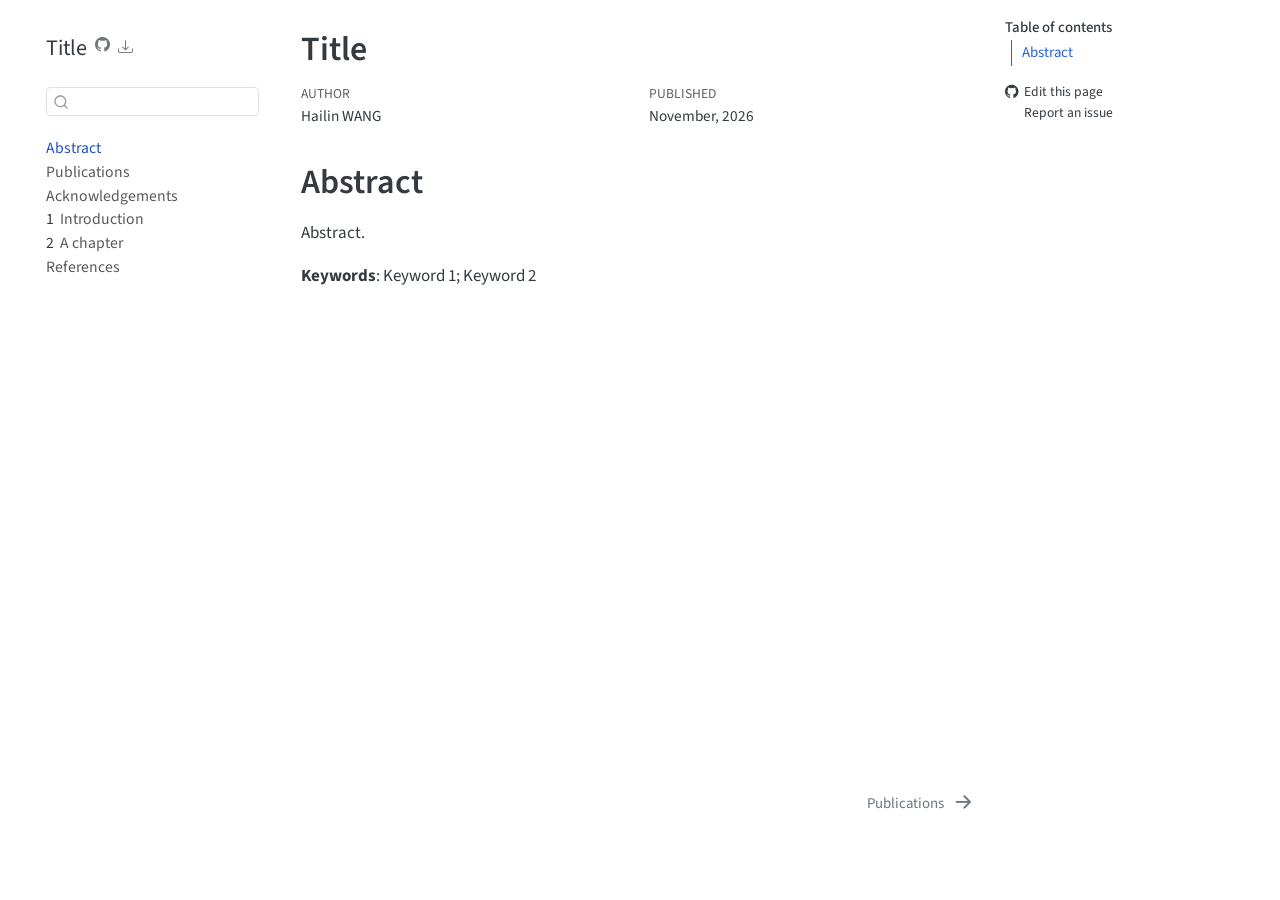
<file: index.html>
<!DOCTYPE html>
<html xmlns="http://www.w3.org/1999/xhtml" lang="en" xml:lang="en"><head>

<meta charset="utf-8">
<meta name="generator" content="quarto-1.6.39">

<meta name="viewport" content="width=device-width, initial-scale=1.0, user-scalable=yes">

<meta name="author" content="Hailin WANG">

<title>Title</title>
<style>
code{white-space: pre-wrap;}
span.smallcaps{font-variant: small-caps;}
div.columns{display: flex; gap: min(4vw, 1.5em);}
div.column{flex: auto; overflow-x: auto;}
div.hanging-indent{margin-left: 1.5em; text-indent: -1.5em;}
ul.task-list{list-style: none;}
ul.task-list li input[type="checkbox"] {
  width: 0.8em;
  margin: 0 0.8em 0.2em -1em; /* quarto-specific, see https://github.com/quarto-dev/quarto-cli/issues/4556 */ 
  vertical-align: middle;
}
</style>


<script src="site_libs/quarto-nav/quarto-nav.js"></script>
<script src="site_libs/quarto-nav/headroom.min.js"></script>
<script src="site_libs/clipboard/clipboard.min.js"></script>
<script src="site_libs/quarto-search/autocomplete.umd.js"></script>
<script src="site_libs/quarto-search/fuse.min.js"></script>
<script src="site_libs/quarto-search/quarto-search.js"></script>
<meta name="quarto:offset" content="./">
<link href="./publications.html" rel="next">
<script src="site_libs/quarto-html/quarto.js"></script>
<script src="site_libs/quarto-html/popper.min.js"></script>
<script src="site_libs/quarto-html/tippy.umd.min.js"></script>
<script src="site_libs/quarto-html/anchor.min.js"></script>
<link href="site_libs/quarto-html/tippy.css" rel="stylesheet">
<link href="site_libs/quarto-html/quarto-syntax-highlighting-e26003cea8cd680ca0c55a263523d882.css" rel="stylesheet" id="quarto-text-highlighting-styles">
<script src="site_libs/bootstrap/bootstrap.min.js"></script>
<link href="site_libs/bootstrap/bootstrap-icons.css" rel="stylesheet">
<link href="site_libs/bootstrap/bootstrap-7c10f6ca3ec956ee99595c623c3a2cbb.min.css" rel="stylesheet" append-hash="true" id="quarto-bootstrap" data-mode="light">
<script id="quarto-search-options" type="application/json">{
  "location": "sidebar",
  "copy-button": false,
  "collapse-after": 3,
  "panel-placement": "start",
  "type": "textbox",
  "limit": 50,
  "keyboard-shortcut": [
    "f",
    "/",
    "s"
  ],
  "show-item-context": false,
  "language": {
    "search-no-results-text": "No results",
    "search-matching-documents-text": "matching documents",
    "search-copy-link-title": "Copy link to search",
    "search-hide-matches-text": "Hide additional matches",
    "search-more-match-text": "more match in this document",
    "search-more-matches-text": "more matches in this document",
    "search-clear-button-title": "Clear",
    "search-text-placeholder": "",
    "search-detached-cancel-button-title": "Cancel",
    "search-submit-button-title": "Submit",
    "search-label": "Search"
  }
}</script>
<script async="" src="https://hypothes.is/embed.js"></script>
<script>
  window.document.addEventListener("DOMContentLoaded", function (_event) {
    document.body.classList.add('hypothesis-enabled');
  });
</script>


</head>

<body class="nav-sidebar floating">

<div id="quarto-search-results"></div>
  <header id="quarto-header" class="headroom fixed-top">
  <nav class="quarto-secondary-nav">
    <div class="container-fluid d-flex">
      <button type="button" class="quarto-btn-toggle btn" data-bs-toggle="collapse" role="button" data-bs-target=".quarto-sidebar-collapse-item" aria-controls="quarto-sidebar" aria-expanded="false" aria-label="Toggle sidebar navigation" onclick="if (window.quartoToggleHeadroom) { window.quartoToggleHeadroom(); }">
        <i class="bi bi-layout-text-sidebar-reverse"></i>
      </button>
        <nav class="quarto-page-breadcrumbs" aria-label="breadcrumb"><ol class="breadcrumb"><li class="breadcrumb-item"><a href="./index.html">Abstract</a></li></ol></nav>
        <a class="flex-grow-1" role="navigation" data-bs-toggle="collapse" data-bs-target=".quarto-sidebar-collapse-item" aria-controls="quarto-sidebar" aria-expanded="false" aria-label="Toggle sidebar navigation" onclick="if (window.quartoToggleHeadroom) { window.quartoToggleHeadroom(); }">      
        </a>
      <button type="button" class="btn quarto-search-button" aria-label="Search" onclick="window.quartoOpenSearch();">
        <i class="bi bi-search"></i>
      </button>
    </div>
  </nav>
</header>
<!-- content -->
<div id="quarto-content" class="quarto-container page-columns page-rows-contents page-layout-article">
<!-- sidebar -->
  <nav id="quarto-sidebar" class="sidebar collapse collapse-horizontal quarto-sidebar-collapse-item sidebar-navigation floating overflow-auto">
    <div class="pt-lg-2 mt-2 text-left sidebar-header">
    <div class="sidebar-title mb-0 py-0">
      <a href="./">Title</a> 
        <div class="sidebar-tools-main">
    <a href="https://github.com/haiiliin/quarto-polyu-thesis" title="Source Code" class="quarto-navigation-tool px-1" aria-label="Source Code"><i class="bi bi-github"></i></a>
    <div class="dropdown">
      <a href="" title="Download" id="quarto-navigation-tool-dropdown-0" class="quarto-navigation-tool dropdown-toggle px-1" data-bs-toggle="dropdown" aria-expanded="false" role="link" aria-label="Download"><i class="bi bi-download"></i></a>
      <ul class="dropdown-menu" aria-labelledby="quarto-navigation-tool-dropdown-0">
          <li>
            <a class="dropdown-item sidebar-tools-main-item" href="./polyu-thesis.pdf">
              <i class="bi bi-file-pdf pe-1"></i>
            Download PDF
            </a>
          </li>
          <li>
            <a class="dropdown-item sidebar-tools-main-item" href="./polyu-thesis.docx">
              <i class="bi bi-file-word pe-1"></i>
            Download Docx
            </a>
          </li>
      </ul>
    </div>
</div>
    </div>
      </div>
        <div class="mt-2 flex-shrink-0 align-items-center">
        <div class="sidebar-search">
        <div id="quarto-search" class="" title="Search"></div>
        </div>
        </div>
    <div class="sidebar-menu-container"> 
    <ul class="list-unstyled mt-1">
        <li class="sidebar-item">
  <div class="sidebar-item-container"> 
  <a href="./index.html" class="sidebar-item-text sidebar-link active">
 <span class="menu-text">Abstract</span></a>
  </div>
</li>
        <li class="sidebar-item">
  <div class="sidebar-item-container"> 
  <a href="./publications.html" class="sidebar-item-text sidebar-link">
 <span class="menu-text">Publications</span></a>
  </div>
</li>
        <li class="sidebar-item">
  <div class="sidebar-item-container"> 
  <a href="./acknowledgements.html" class="sidebar-item-text sidebar-link">
 <span class="menu-text">Acknowledgements</span></a>
  </div>
</li>
        <li class="sidebar-item">
  <div class="sidebar-item-container"> 
  <a href="./chapters/01-introduction.html" class="sidebar-item-text sidebar-link">
 <span class="menu-text"><span class="chapter-number">1</span>&nbsp; <span class="chapter-title">Introduction</span></span></a>
  </div>
</li>
        <li class="sidebar-item">
  <div class="sidebar-item-container"> 
  <a href="./chapters/02-chapter-2.html" class="sidebar-item-text sidebar-link">
 <span class="menu-text"><span class="chapter-number">2</span>&nbsp; <span class="chapter-title">A chapter</span></span></a>
  </div>
</li>
        <li class="sidebar-item">
  <div class="sidebar-item-container"> 
  <a href="./references.html" class="sidebar-item-text sidebar-link">
 <span class="menu-text">References</span></a>
  </div>
</li>
    </ul>
    </div>
</nav>
<div id="quarto-sidebar-glass" class="quarto-sidebar-collapse-item" data-bs-toggle="collapse" data-bs-target=".quarto-sidebar-collapse-item"></div>
<!-- margin-sidebar -->
    <div id="quarto-margin-sidebar" class="sidebar margin-sidebar">
        <nav id="TOC" role="doc-toc" class="toc-active">
    <h2 id="toc-title">Table of contents</h2>
   
  <ul>
  <li><a href="#abstract" id="toc-abstract" class="nav-link active" data-scroll-target="#abstract">Abstract</a></li>
  </ul>
<div class="toc-actions"><ul><li><a href="https://github.com/haiiliin/quarto-polyu-thesis/edit/main/index.qmd" class="toc-action"><i class="bi bi-github"></i>Edit this page</a></li><li><a href="https://github.com/haiiliin/quarto-polyu-thesis/issues/new" class="toc-action"><i class="bi empty"></i>Report an issue</a></li></ul></div></nav>
    </div>
<!-- main -->
<main class="content" id="quarto-document-content">

<header id="title-block-header" class="quarto-title-block default">
<div class="quarto-title">
<h1 class="title">Title</h1>
</div>



<div class="quarto-title-meta">

    <div>
    <div class="quarto-title-meta-heading">Author</div>
    <div class="quarto-title-meta-contents">
             <p>Hailin WANG </p>
          </div>
  </div>
    
    <div>
    <div class="quarto-title-meta-heading">Published</div>
    <div class="quarto-title-meta-contents">
      <p class="date">November, 2026</p>
    </div>
  </div>
  
    
  </div>
  


</header>


<section id="abstract" class="level1 unnumbered">
<h1 class="unnumbered">Abstract</h1>
<p>Abstract.</p>
<p><strong>Keywords</strong>: Keyword 1; Keyword 2</p>
<div style="page-break-after: always;"></div>


</section>

</main> <!-- /main -->
<script id="quarto-html-after-body" type="application/javascript">
window.document.addEventListener("DOMContentLoaded", function (event) {
  const toggleBodyColorMode = (bsSheetEl) => {
    const mode = bsSheetEl.getAttribute("data-mode");
    const bodyEl = window.document.querySelector("body");
    if (mode === "dark") {
      bodyEl.classList.add("quarto-dark");
      bodyEl.classList.remove("quarto-light");
    } else {
      bodyEl.classList.add("quarto-light");
      bodyEl.classList.remove("quarto-dark");
    }
  }
  const toggleBodyColorPrimary = () => {
    const bsSheetEl = window.document.querySelector("link#quarto-bootstrap");
    if (bsSheetEl) {
      toggleBodyColorMode(bsSheetEl);
    }
  }
  toggleBodyColorPrimary();  
  const icon = "";
  const anchorJS = new window.AnchorJS();
  anchorJS.options = {
    placement: 'right',
    icon: icon
  };
  anchorJS.add('.anchored');
  const isCodeAnnotation = (el) => {
    for (const clz of el.classList) {
      if (clz.startsWith('code-annotation-')) {                     
        return true;
      }
    }
    return false;
  }
  const onCopySuccess = function(e) {
    // button target
    const button = e.trigger;
    // don't keep focus
    button.blur();
    // flash "checked"
    button.classList.add('code-copy-button-checked');
    var currentTitle = button.getAttribute("title");
    button.setAttribute("title", "Copied!");
    let tooltip;
    if (window.bootstrap) {
      button.setAttribute("data-bs-toggle", "tooltip");
      button.setAttribute("data-bs-placement", "left");
      button.setAttribute("data-bs-title", "Copied!");
      tooltip = new bootstrap.Tooltip(button, 
        { trigger: "manual", 
          customClass: "code-copy-button-tooltip",
          offset: [0, -8]});
      tooltip.show();    
    }
    setTimeout(function() {
      if (tooltip) {
        tooltip.hide();
        button.removeAttribute("data-bs-title");
        button.removeAttribute("data-bs-toggle");
        button.removeAttribute("data-bs-placement");
      }
      button.setAttribute("title", currentTitle);
      button.classList.remove('code-copy-button-checked');
    }, 1000);
    // clear code selection
    e.clearSelection();
  }
  const getTextToCopy = function(trigger) {
      const codeEl = trigger.previousElementSibling.cloneNode(true);
      for (const childEl of codeEl.children) {
        if (isCodeAnnotation(childEl)) {
          childEl.remove();
        }
      }
      return codeEl.innerText;
  }
  const clipboard = new window.ClipboardJS('.code-copy-button:not([data-in-quarto-modal])', {
    text: getTextToCopy
  });
  clipboard.on('success', onCopySuccess);
  if (window.document.getElementById('quarto-embedded-source-code-modal')) {
    const clipboardModal = new window.ClipboardJS('.code-copy-button[data-in-quarto-modal]', {
      text: getTextToCopy,
      container: window.document.getElementById('quarto-embedded-source-code-modal')
    });
    clipboardModal.on('success', onCopySuccess);
  }
    var localhostRegex = new RegExp(/^(?:http|https):\/\/localhost\:?[0-9]*\//);
    var mailtoRegex = new RegExp(/^mailto:/);
      var filterRegex = new RegExp('/' + window.location.host + '/');
    var isInternal = (href) => {
        return filterRegex.test(href) || localhostRegex.test(href) || mailtoRegex.test(href);
    }
    // Inspect non-navigation links and adorn them if external
 	var links = window.document.querySelectorAll('a[href]:not(.nav-link):not(.navbar-brand):not(.toc-action):not(.sidebar-link):not(.sidebar-item-toggle):not(.pagination-link):not(.no-external):not([aria-hidden]):not(.dropdown-item):not(.quarto-navigation-tool):not(.about-link)');
    for (var i=0; i<links.length; i++) {
      const link = links[i];
      if (!isInternal(link.href)) {
        // undo the damage that might have been done by quarto-nav.js in the case of
        // links that we want to consider external
        if (link.dataset.originalHref !== undefined) {
          link.href = link.dataset.originalHref;
        }
          // target, if specified
          link.setAttribute("target", "_blank");
          if (link.getAttribute("rel") === null) {
            link.setAttribute("rel", "noopener");
          }
      }
    }
  function tippyHover(el, contentFn, onTriggerFn, onUntriggerFn) {
    const config = {
      allowHTML: true,
      maxWidth: 500,
      delay: 100,
      arrow: false,
      appendTo: function(el) {
          return el.parentElement;
      },
      interactive: true,
      interactiveBorder: 10,
      theme: 'quarto',
      placement: 'bottom-start',
    };
    if (contentFn) {
      config.content = contentFn;
    }
    if (onTriggerFn) {
      config.onTrigger = onTriggerFn;
    }
    if (onUntriggerFn) {
      config.onUntrigger = onUntriggerFn;
    }
    window.tippy(el, config); 
  }
  const noterefs = window.document.querySelectorAll('a[role="doc-noteref"]');
  for (var i=0; i<noterefs.length; i++) {
    const ref = noterefs[i];
    tippyHover(ref, function() {
      // use id or data attribute instead here
      let href = ref.getAttribute('data-footnote-href') || ref.getAttribute('href');
      try { href = new URL(href).hash; } catch {}
      const id = href.replace(/^#\/?/, "");
      const note = window.document.getElementById(id);
      if (note) {
        return note.innerHTML;
      } else {
        return "";
      }
    });
  }
  const xrefs = window.document.querySelectorAll('a.quarto-xref');
  const processXRef = (id, note) => {
    // Strip column container classes
    const stripColumnClz = (el) => {
      el.classList.remove("page-full", "page-columns");
      if (el.children) {
        for (const child of el.children) {
          stripColumnClz(child);
        }
      }
    }
    stripColumnClz(note)
    if (id === null || id.startsWith('sec-')) {
      // Special case sections, only their first couple elements
      const container = document.createElement("div");
      if (note.children && note.children.length > 2) {
        container.appendChild(note.children[0].cloneNode(true));
        for (let i = 1; i < note.children.length; i++) {
          const child = note.children[i];
          if (child.tagName === "P" && child.innerText === "") {
            continue;
          } else {
            container.appendChild(child.cloneNode(true));
            break;
          }
        }
        if (window.Quarto?.typesetMath) {
          window.Quarto.typesetMath(container);
        }
        return container.innerHTML
      } else {
        if (window.Quarto?.typesetMath) {
          window.Quarto.typesetMath(note);
        }
        return note.innerHTML;
      }
    } else {
      // Remove any anchor links if they are present
      const anchorLink = note.querySelector('a.anchorjs-link');
      if (anchorLink) {
        anchorLink.remove();
      }
      if (window.Quarto?.typesetMath) {
        window.Quarto.typesetMath(note);
      }
      if (note.classList.contains("callout")) {
        return note.outerHTML;
      } else {
        return note.innerHTML;
      }
    }
  }
  for (var i=0; i<xrefs.length; i++) {
    const xref = xrefs[i];
    tippyHover(xref, undefined, function(instance) {
      instance.disable();
      let url = xref.getAttribute('href');
      let hash = undefined; 
      if (url.startsWith('#')) {
        hash = url;
      } else {
        try { hash = new URL(url).hash; } catch {}
      }
      if (hash) {
        const id = hash.replace(/^#\/?/, "");
        const note = window.document.getElementById(id);
        if (note !== null) {
          try {
            const html = processXRef(id, note.cloneNode(true));
            instance.setContent(html);
          } finally {
            instance.enable();
            instance.show();
          }
        } else {
          // See if we can fetch this
          fetch(url.split('#')[0])
          .then(res => res.text())
          .then(html => {
            const parser = new DOMParser();
            const htmlDoc = parser.parseFromString(html, "text/html");
            const note = htmlDoc.getElementById(id);
            if (note !== null) {
              const html = processXRef(id, note);
              instance.setContent(html);
            } 
          }).finally(() => {
            instance.enable();
            instance.show();
          });
        }
      } else {
        // See if we can fetch a full url (with no hash to target)
        // This is a special case and we should probably do some content thinning / targeting
        fetch(url)
        .then(res => res.text())
        .then(html => {
          const parser = new DOMParser();
          const htmlDoc = parser.parseFromString(html, "text/html");
          const note = htmlDoc.querySelector('main.content');
          if (note !== null) {
            // This should only happen for chapter cross references
            // (since there is no id in the URL)
            // remove the first header
            if (note.children.length > 0 && note.children[0].tagName === "HEADER") {
              note.children[0].remove();
            }
            const html = processXRef(null, note);
            instance.setContent(html);
          } 
        }).finally(() => {
          instance.enable();
          instance.show();
        });
      }
    }, function(instance) {
    });
  }
      let selectedAnnoteEl;
      const selectorForAnnotation = ( cell, annotation) => {
        let cellAttr = 'data-code-cell="' + cell + '"';
        let lineAttr = 'data-code-annotation="' +  annotation + '"';
        const selector = 'span[' + cellAttr + '][' + lineAttr + ']';
        return selector;
      }
      const selectCodeLines = (annoteEl) => {
        const doc = window.document;
        const targetCell = annoteEl.getAttribute("data-target-cell");
        const targetAnnotation = annoteEl.getAttribute("data-target-annotation");
        const annoteSpan = window.document.querySelector(selectorForAnnotation(targetCell, targetAnnotation));
        const lines = annoteSpan.getAttribute("data-code-lines").split(",");
        const lineIds = lines.map((line) => {
          return targetCell + "-" + line;
        })
        let top = null;
        let height = null;
        let parent = null;
        if (lineIds.length > 0) {
            //compute the position of the single el (top and bottom and make a div)
            const el = window.document.getElementById(lineIds[0]);
            top = el.offsetTop;
            height = el.offsetHeight;
            parent = el.parentElement.parentElement;
          if (lineIds.length > 1) {
            const lastEl = window.document.getElementById(lineIds[lineIds.length - 1]);
            const bottom = lastEl.offsetTop + lastEl.offsetHeight;
            height = bottom - top;
          }
          if (top !== null && height !== null && parent !== null) {
            // cook up a div (if necessary) and position it 
            let div = window.document.getElementById("code-annotation-line-highlight");
            if (div === null) {
              div = window.document.createElement("div");
              div.setAttribute("id", "code-annotation-line-highlight");
              div.style.position = 'absolute';
              parent.appendChild(div);
            }
            div.style.top = top - 2 + "px";
            div.style.height = height + 4 + "px";
            div.style.left = 0;
            let gutterDiv = window.document.getElementById("code-annotation-line-highlight-gutter");
            if (gutterDiv === null) {
              gutterDiv = window.document.createElement("div");
              gutterDiv.setAttribute("id", "code-annotation-line-highlight-gutter");
              gutterDiv.style.position = 'absolute';
              const codeCell = window.document.getElementById(targetCell);
              const gutter = codeCell.querySelector('.code-annotation-gutter');
              gutter.appendChild(gutterDiv);
            }
            gutterDiv.style.top = top - 2 + "px";
            gutterDiv.style.height = height + 4 + "px";
          }
          selectedAnnoteEl = annoteEl;
        }
      };
      const unselectCodeLines = () => {
        const elementsIds = ["code-annotation-line-highlight", "code-annotation-line-highlight-gutter"];
        elementsIds.forEach((elId) => {
          const div = window.document.getElementById(elId);
          if (div) {
            div.remove();
          }
        });
        selectedAnnoteEl = undefined;
      };
        // Handle positioning of the toggle
    window.addEventListener(
      "resize",
      throttle(() => {
        elRect = undefined;
        if (selectedAnnoteEl) {
          selectCodeLines(selectedAnnoteEl);
        }
      }, 10)
    );
    function throttle(fn, ms) {
    let throttle = false;
    let timer;
      return (...args) => {
        if(!throttle) { // first call gets through
            fn.apply(this, args);
            throttle = true;
        } else { // all the others get throttled
            if(timer) clearTimeout(timer); // cancel #2
            timer = setTimeout(() => {
              fn.apply(this, args);
              timer = throttle = false;
            }, ms);
        }
      };
    }
      // Attach click handler to the DT
      const annoteDls = window.document.querySelectorAll('dt[data-target-cell]');
      for (const annoteDlNode of annoteDls) {
        annoteDlNode.addEventListener('click', (event) => {
          const clickedEl = event.target;
          if (clickedEl !== selectedAnnoteEl) {
            unselectCodeLines();
            const activeEl = window.document.querySelector('dt[data-target-cell].code-annotation-active');
            if (activeEl) {
              activeEl.classList.remove('code-annotation-active');
            }
            selectCodeLines(clickedEl);
            clickedEl.classList.add('code-annotation-active');
          } else {
            // Unselect the line
            unselectCodeLines();
            clickedEl.classList.remove('code-annotation-active');
          }
        });
      }
  const findCites = (el) => {
    const parentEl = el.parentElement;
    if (parentEl) {
      const cites = parentEl.dataset.cites;
      if (cites) {
        return {
          el,
          cites: cites.split(' ')
        };
      } else {
        return findCites(el.parentElement)
      }
    } else {
      return undefined;
    }
  };
  var bibliorefs = window.document.querySelectorAll('a[role="doc-biblioref"]');
  for (var i=0; i<bibliorefs.length; i++) {
    const ref = bibliorefs[i];
    const citeInfo = findCites(ref);
    if (citeInfo) {
      tippyHover(citeInfo.el, function() {
        var popup = window.document.createElement('div');
        citeInfo.cites.forEach(function(cite) {
          var citeDiv = window.document.createElement('div');
          citeDiv.classList.add('hanging-indent');
          citeDiv.classList.add('csl-entry');
          var biblioDiv = window.document.getElementById('ref-' + cite);
          if (biblioDiv) {
            citeDiv.innerHTML = biblioDiv.innerHTML;
          }
          popup.appendChild(citeDiv);
        });
        return popup.innerHTML;
      });
    }
  }
});
</script>
<nav class="page-navigation">
  <div class="nav-page nav-page-previous">
  </div>
  <div class="nav-page nav-page-next">
      <a href="./publications.html" class="pagination-link" aria-label="Publications">
        <span class="nav-page-text">Publications</span> <i class="bi bi-arrow-right-short"></i>
      </a>
  </div>
</nav>
</div> <!-- /content -->




<footer class="footer"><div class="nav-footer"><div class="nav-footer-center"><div class="toc-actions d-sm-block d-md-none"><ul><li><a href="https://github.com/haiiliin/quarto-polyu-thesis/edit/main/index.qmd" class="toc-action"><i class="bi bi-github"></i>Edit this page</a></li><li><a href="https://github.com/haiiliin/quarto-polyu-thesis/issues/new" class="toc-action"><i class="bi empty"></i>Report an issue</a></li></ul></div></div></div></footer></body></html>
</file>
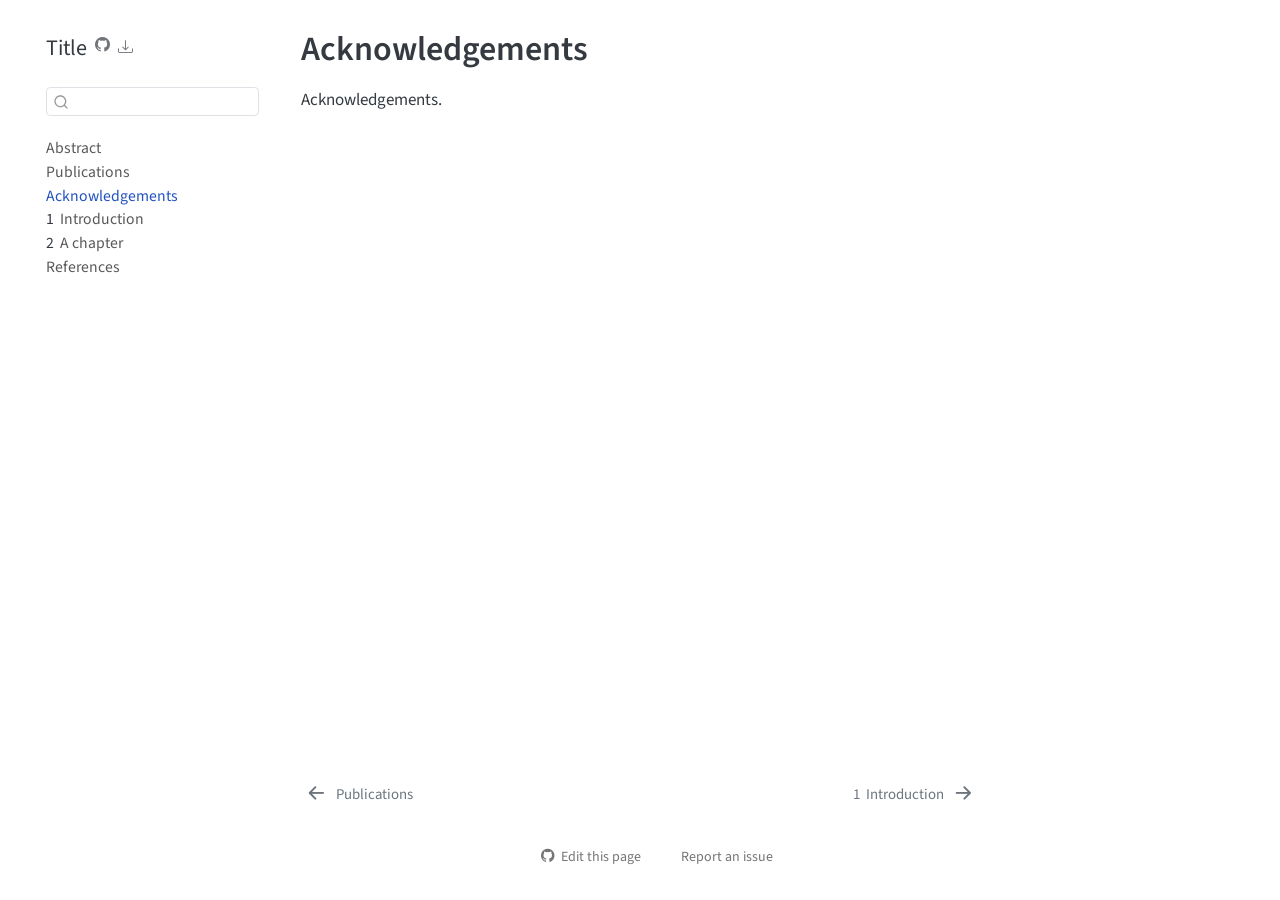
<file: acknowledgements.html>
<!DOCTYPE html>
<html xmlns="http://www.w3.org/1999/xhtml" lang="en" xml:lang="en"><head>

<meta charset="utf-8">
<meta name="generator" content="quarto-1.6.39">

<meta name="viewport" content="width=device-width, initial-scale=1.0, user-scalable=yes">


<title>Acknowledgements – Title</title>
<style>
code{white-space: pre-wrap;}
span.smallcaps{font-variant: small-caps;}
div.columns{display: flex; gap: min(4vw, 1.5em);}
div.column{flex: auto; overflow-x: auto;}
div.hanging-indent{margin-left: 1.5em; text-indent: -1.5em;}
ul.task-list{list-style: none;}
ul.task-list li input[type="checkbox"] {
  width: 0.8em;
  margin: 0 0.8em 0.2em -1em; /* quarto-specific, see https://github.com/quarto-dev/quarto-cli/issues/4556 */ 
  vertical-align: middle;
}
</style>


<script src="site_libs/quarto-nav/quarto-nav.js"></script>
<script src="site_libs/quarto-nav/headroom.min.js"></script>
<script src="site_libs/clipboard/clipboard.min.js"></script>
<script src="site_libs/quarto-search/autocomplete.umd.js"></script>
<script src="site_libs/quarto-search/fuse.min.js"></script>
<script src="site_libs/quarto-search/quarto-search.js"></script>
<meta name="quarto:offset" content="./">
<link href="./chapters/01-introduction.html" rel="next">
<link href="./publications.html" rel="prev">
<script src="site_libs/quarto-html/quarto.js"></script>
<script src="site_libs/quarto-html/popper.min.js"></script>
<script src="site_libs/quarto-html/tippy.umd.min.js"></script>
<script src="site_libs/quarto-html/anchor.min.js"></script>
<link href="site_libs/quarto-html/tippy.css" rel="stylesheet">
<link href="site_libs/quarto-html/quarto-syntax-highlighting-e26003cea8cd680ca0c55a263523d882.css" rel="stylesheet" id="quarto-text-highlighting-styles">
<script src="site_libs/bootstrap/bootstrap.min.js"></script>
<link href="site_libs/bootstrap/bootstrap-icons.css" rel="stylesheet">
<link href="site_libs/bootstrap/bootstrap-7c10f6ca3ec956ee99595c623c3a2cbb.min.css" rel="stylesheet" append-hash="true" id="quarto-bootstrap" data-mode="light">
<script id="quarto-search-options" type="application/json">{
  "location": "sidebar",
  "copy-button": false,
  "collapse-after": 3,
  "panel-placement": "start",
  "type": "textbox",
  "limit": 50,
  "keyboard-shortcut": [
    "f",
    "/",
    "s"
  ],
  "show-item-context": false,
  "language": {
    "search-no-results-text": "No results",
    "search-matching-documents-text": "matching documents",
    "search-copy-link-title": "Copy link to search",
    "search-hide-matches-text": "Hide additional matches",
    "search-more-match-text": "more match in this document",
    "search-more-matches-text": "more matches in this document",
    "search-clear-button-title": "Clear",
    "search-text-placeholder": "",
    "search-detached-cancel-button-title": "Cancel",
    "search-submit-button-title": "Submit",
    "search-label": "Search"
  }
}</script>
<script async="" src="https://hypothes.is/embed.js"></script>
<script>
  window.document.addEventListener("DOMContentLoaded", function (_event) {
    document.body.classList.add('hypothesis-enabled');
  });
</script>


</head>

<body class="nav-sidebar floating">

<div id="quarto-search-results"></div>
  <header id="quarto-header" class="headroom fixed-top">
  <nav class="quarto-secondary-nav">
    <div class="container-fluid d-flex">
      <button type="button" class="quarto-btn-toggle btn" data-bs-toggle="collapse" role="button" data-bs-target=".quarto-sidebar-collapse-item" aria-controls="quarto-sidebar" aria-expanded="false" aria-label="Toggle sidebar navigation" onclick="if (window.quartoToggleHeadroom) { window.quartoToggleHeadroom(); }">
        <i class="bi bi-layout-text-sidebar-reverse"></i>
      </button>
        <nav class="quarto-page-breadcrumbs" aria-label="breadcrumb"><ol class="breadcrumb"><li class="breadcrumb-item"><a href="./acknowledgements.html">Acknowledgements</a></li></ol></nav>
        <a class="flex-grow-1" role="navigation" data-bs-toggle="collapse" data-bs-target=".quarto-sidebar-collapse-item" aria-controls="quarto-sidebar" aria-expanded="false" aria-label="Toggle sidebar navigation" onclick="if (window.quartoToggleHeadroom) { window.quartoToggleHeadroom(); }">      
        </a>
      <button type="button" class="btn quarto-search-button" aria-label="Search" onclick="window.quartoOpenSearch();">
        <i class="bi bi-search"></i>
      </button>
    </div>
  </nav>
</header>
<!-- content -->
<div id="quarto-content" class="quarto-container page-columns page-rows-contents page-layout-article">
<!-- sidebar -->
  <nav id="quarto-sidebar" class="sidebar collapse collapse-horizontal quarto-sidebar-collapse-item sidebar-navigation floating overflow-auto">
    <div class="pt-lg-2 mt-2 text-left sidebar-header">
    <div class="sidebar-title mb-0 py-0">
      <a href="./">Title</a> 
        <div class="sidebar-tools-main">
    <a href="https://github.com/haiiliin/quarto-polyu-thesis" title="Source Code" class="quarto-navigation-tool px-1" aria-label="Source Code"><i class="bi bi-github"></i></a>
    <div class="dropdown">
      <a href="" title="Download" id="quarto-navigation-tool-dropdown-0" class="quarto-navigation-tool dropdown-toggle px-1" data-bs-toggle="dropdown" aria-expanded="false" role="link" aria-label="Download"><i class="bi bi-download"></i></a>
      <ul class="dropdown-menu" aria-labelledby="quarto-navigation-tool-dropdown-0">
          <li>
            <a class="dropdown-item sidebar-tools-main-item" href="./polyu-thesis.pdf">
              <i class="bi bi-file-pdf pe-1"></i>
            Download PDF
            </a>
          </li>
          <li>
            <a class="dropdown-item sidebar-tools-main-item" href="./polyu-thesis.docx">
              <i class="bi bi-file-word pe-1"></i>
            Download Docx
            </a>
          </li>
      </ul>
    </div>
</div>
    </div>
      </div>
        <div class="mt-2 flex-shrink-0 align-items-center">
        <div class="sidebar-search">
        <div id="quarto-search" class="" title="Search"></div>
        </div>
        </div>
    <div class="sidebar-menu-container"> 
    <ul class="list-unstyled mt-1">
        <li class="sidebar-item">
  <div class="sidebar-item-container"> 
  <a href="./index.html" class="sidebar-item-text sidebar-link">
 <span class="menu-text">Abstract</span></a>
  </div>
</li>
        <li class="sidebar-item">
  <div class="sidebar-item-container"> 
  <a href="./publications.html" class="sidebar-item-text sidebar-link">
 <span class="menu-text">Publications</span></a>
  </div>
</li>
        <li class="sidebar-item">
  <div class="sidebar-item-container"> 
  <a href="./acknowledgements.html" class="sidebar-item-text sidebar-link active">
 <span class="menu-text">Acknowledgements</span></a>
  </div>
</li>
        <li class="sidebar-item">
  <div class="sidebar-item-container"> 
  <a href="./chapters/01-introduction.html" class="sidebar-item-text sidebar-link">
 <span class="menu-text"><span class="chapter-number">1</span>&nbsp; <span class="chapter-title">Introduction</span></span></a>
  </div>
</li>
        <li class="sidebar-item">
  <div class="sidebar-item-container"> 
  <a href="./chapters/02-chapter-2.html" class="sidebar-item-text sidebar-link">
 <span class="menu-text"><span class="chapter-number">2</span>&nbsp; <span class="chapter-title">A chapter</span></span></a>
  </div>
</li>
        <li class="sidebar-item">
  <div class="sidebar-item-container"> 
  <a href="./references.html" class="sidebar-item-text sidebar-link">
 <span class="menu-text">References</span></a>
  </div>
</li>
    </ul>
    </div>
</nav>
<div id="quarto-sidebar-glass" class="quarto-sidebar-collapse-item" data-bs-toggle="collapse" data-bs-target=".quarto-sidebar-collapse-item"></div>
<!-- margin-sidebar -->
    <div id="quarto-margin-sidebar" class="sidebar margin-sidebar zindex-bottom">
        
    </div>
<!-- main -->
<main class="content" id="quarto-document-content">

<header id="title-block-header" class="quarto-title-block default">
<div class="quarto-title">
<h1 class="title">Acknowledgements</h1>
</div>



<div class="quarto-title-meta">

    
  
    
  </div>
  


</header>


<p>Acknowledgements.</p>
<div style="page-break-after: always;"></div>



</main> <!-- /main -->
<script id="quarto-html-after-body" type="application/javascript">
window.document.addEventListener("DOMContentLoaded", function (event) {
  const toggleBodyColorMode = (bsSheetEl) => {
    const mode = bsSheetEl.getAttribute("data-mode");
    const bodyEl = window.document.querySelector("body");
    if (mode === "dark") {
      bodyEl.classList.add("quarto-dark");
      bodyEl.classList.remove("quarto-light");
    } else {
      bodyEl.classList.add("quarto-light");
      bodyEl.classList.remove("quarto-dark");
    }
  }
  const toggleBodyColorPrimary = () => {
    const bsSheetEl = window.document.querySelector("link#quarto-bootstrap");
    if (bsSheetEl) {
      toggleBodyColorMode(bsSheetEl);
    }
  }
  toggleBodyColorPrimary();  
  const icon = "";
  const anchorJS = new window.AnchorJS();
  anchorJS.options = {
    placement: 'right',
    icon: icon
  };
  anchorJS.add('.anchored');
  const isCodeAnnotation = (el) => {
    for (const clz of el.classList) {
      if (clz.startsWith('code-annotation-')) {                     
        return true;
      }
    }
    return false;
  }
  const onCopySuccess = function(e) {
    // button target
    const button = e.trigger;
    // don't keep focus
    button.blur();
    // flash "checked"
    button.classList.add('code-copy-button-checked');
    var currentTitle = button.getAttribute("title");
    button.setAttribute("title", "Copied!");
    let tooltip;
    if (window.bootstrap) {
      button.setAttribute("data-bs-toggle", "tooltip");
      button.setAttribute("data-bs-placement", "left");
      button.setAttribute("data-bs-title", "Copied!");
      tooltip = new bootstrap.Tooltip(button, 
        { trigger: "manual", 
          customClass: "code-copy-button-tooltip",
          offset: [0, -8]});
      tooltip.show();    
    }
    setTimeout(function() {
      if (tooltip) {
        tooltip.hide();
        button.removeAttribute("data-bs-title");
        button.removeAttribute("data-bs-toggle");
        button.removeAttribute("data-bs-placement");
      }
      button.setAttribute("title", currentTitle);
      button.classList.remove('code-copy-button-checked');
    }, 1000);
    // clear code selection
    e.clearSelection();
  }
  const getTextToCopy = function(trigger) {
      const codeEl = trigger.previousElementSibling.cloneNode(true);
      for (const childEl of codeEl.children) {
        if (isCodeAnnotation(childEl)) {
          childEl.remove();
        }
      }
      return codeEl.innerText;
  }
  const clipboard = new window.ClipboardJS('.code-copy-button:not([data-in-quarto-modal])', {
    text: getTextToCopy
  });
  clipboard.on('success', onCopySuccess);
  if (window.document.getElementById('quarto-embedded-source-code-modal')) {
    const clipboardModal = new window.ClipboardJS('.code-copy-button[data-in-quarto-modal]', {
      text: getTextToCopy,
      container: window.document.getElementById('quarto-embedded-source-code-modal')
    });
    clipboardModal.on('success', onCopySuccess);
  }
    var localhostRegex = new RegExp(/^(?:http|https):\/\/localhost\:?[0-9]*\//);
    var mailtoRegex = new RegExp(/^mailto:/);
      var filterRegex = new RegExp('/' + window.location.host + '/');
    var isInternal = (href) => {
        return filterRegex.test(href) || localhostRegex.test(href) || mailtoRegex.test(href);
    }
    // Inspect non-navigation links and adorn them if external
 	var links = window.document.querySelectorAll('a[href]:not(.nav-link):not(.navbar-brand):not(.toc-action):not(.sidebar-link):not(.sidebar-item-toggle):not(.pagination-link):not(.no-external):not([aria-hidden]):not(.dropdown-item):not(.quarto-navigation-tool):not(.about-link)');
    for (var i=0; i<links.length; i++) {
      const link = links[i];
      if (!isInternal(link.href)) {
        // undo the damage that might have been done by quarto-nav.js in the case of
        // links that we want to consider external
        if (link.dataset.originalHref !== undefined) {
          link.href = link.dataset.originalHref;
        }
          // target, if specified
          link.setAttribute("target", "_blank");
          if (link.getAttribute("rel") === null) {
            link.setAttribute("rel", "noopener");
          }
      }
    }
  function tippyHover(el, contentFn, onTriggerFn, onUntriggerFn) {
    const config = {
      allowHTML: true,
      maxWidth: 500,
      delay: 100,
      arrow: false,
      appendTo: function(el) {
          return el.parentElement;
      },
      interactive: true,
      interactiveBorder: 10,
      theme: 'quarto',
      placement: 'bottom-start',
    };
    if (contentFn) {
      config.content = contentFn;
    }
    if (onTriggerFn) {
      config.onTrigger = onTriggerFn;
    }
    if (onUntriggerFn) {
      config.onUntrigger = onUntriggerFn;
    }
    window.tippy(el, config); 
  }
  const noterefs = window.document.querySelectorAll('a[role="doc-noteref"]');
  for (var i=0; i<noterefs.length; i++) {
    const ref = noterefs[i];
    tippyHover(ref, function() {
      // use id or data attribute instead here
      let href = ref.getAttribute('data-footnote-href') || ref.getAttribute('href');
      try { href = new URL(href).hash; } catch {}
      const id = href.replace(/^#\/?/, "");
      const note = window.document.getElementById(id);
      if (note) {
        return note.innerHTML;
      } else {
        return "";
      }
    });
  }
  const xrefs = window.document.querySelectorAll('a.quarto-xref');
  const processXRef = (id, note) => {
    // Strip column container classes
    const stripColumnClz = (el) => {
      el.classList.remove("page-full", "page-columns");
      if (el.children) {
        for (const child of el.children) {
          stripColumnClz(child);
        }
      }
    }
    stripColumnClz(note)
    if (id === null || id.startsWith('sec-')) {
      // Special case sections, only their first couple elements
      const container = document.createElement("div");
      if (note.children && note.children.length > 2) {
        container.appendChild(note.children[0].cloneNode(true));
        for (let i = 1; i < note.children.length; i++) {
          const child = note.children[i];
          if (child.tagName === "P" && child.innerText === "") {
            continue;
          } else {
            container.appendChild(child.cloneNode(true));
            break;
          }
        }
        if (window.Quarto?.typesetMath) {
          window.Quarto.typesetMath(container);
        }
        return container.innerHTML
      } else {
        if (window.Quarto?.typesetMath) {
          window.Quarto.typesetMath(note);
        }
        return note.innerHTML;
      }
    } else {
      // Remove any anchor links if they are present
      const anchorLink = note.querySelector('a.anchorjs-link');
      if (anchorLink) {
        anchorLink.remove();
      }
      if (window.Quarto?.typesetMath) {
        window.Quarto.typesetMath(note);
      }
      if (note.classList.contains("callout")) {
        return note.outerHTML;
      } else {
        return note.innerHTML;
      }
    }
  }
  for (var i=0; i<xrefs.length; i++) {
    const xref = xrefs[i];
    tippyHover(xref, undefined, function(instance) {
      instance.disable();
      let url = xref.getAttribute('href');
      let hash = undefined; 
      if (url.startsWith('#')) {
        hash = url;
      } else {
        try { hash = new URL(url).hash; } catch {}
      }
      if (hash) {
        const id = hash.replace(/^#\/?/, "");
        const note = window.document.getElementById(id);
        if (note !== null) {
          try {
            const html = processXRef(id, note.cloneNode(true));
            instance.setContent(html);
          } finally {
            instance.enable();
            instance.show();
          }
        } else {
          // See if we can fetch this
          fetch(url.split('#')[0])
          .then(res => res.text())
          .then(html => {
            const parser = new DOMParser();
            const htmlDoc = parser.parseFromString(html, "text/html");
            const note = htmlDoc.getElementById(id);
            if (note !== null) {
              const html = processXRef(id, note);
              instance.setContent(html);
            } 
          }).finally(() => {
            instance.enable();
            instance.show();
          });
        }
      } else {
        // See if we can fetch a full url (with no hash to target)
        // This is a special case and we should probably do some content thinning / targeting
        fetch(url)
        .then(res => res.text())
        .then(html => {
          const parser = new DOMParser();
          const htmlDoc = parser.parseFromString(html, "text/html");
          const note = htmlDoc.querySelector('main.content');
          if (note !== null) {
            // This should only happen for chapter cross references
            // (since there is no id in the URL)
            // remove the first header
            if (note.children.length > 0 && note.children[0].tagName === "HEADER") {
              note.children[0].remove();
            }
            const html = processXRef(null, note);
            instance.setContent(html);
          } 
        }).finally(() => {
          instance.enable();
          instance.show();
        });
      }
    }, function(instance) {
    });
  }
      let selectedAnnoteEl;
      const selectorForAnnotation = ( cell, annotation) => {
        let cellAttr = 'data-code-cell="' + cell + '"';
        let lineAttr = 'data-code-annotation="' +  annotation + '"';
        const selector = 'span[' + cellAttr + '][' + lineAttr + ']';
        return selector;
      }
      const selectCodeLines = (annoteEl) => {
        const doc = window.document;
        const targetCell = annoteEl.getAttribute("data-target-cell");
        const targetAnnotation = annoteEl.getAttribute("data-target-annotation");
        const annoteSpan = window.document.querySelector(selectorForAnnotation(targetCell, targetAnnotation));
        const lines = annoteSpan.getAttribute("data-code-lines").split(",");
        const lineIds = lines.map((line) => {
          return targetCell + "-" + line;
        })
        let top = null;
        let height = null;
        let parent = null;
        if (lineIds.length > 0) {
            //compute the position of the single el (top and bottom and make a div)
            const el = window.document.getElementById(lineIds[0]);
            top = el.offsetTop;
            height = el.offsetHeight;
            parent = el.parentElement.parentElement;
          if (lineIds.length > 1) {
            const lastEl = window.document.getElementById(lineIds[lineIds.length - 1]);
            const bottom = lastEl.offsetTop + lastEl.offsetHeight;
            height = bottom - top;
          }
          if (top !== null && height !== null && parent !== null) {
            // cook up a div (if necessary) and position it 
            let div = window.document.getElementById("code-annotation-line-highlight");
            if (div === null) {
              div = window.document.createElement("div");
              div.setAttribute("id", "code-annotation-line-highlight");
              div.style.position = 'absolute';
              parent.appendChild(div);
            }
            div.style.top = top - 2 + "px";
            div.style.height = height + 4 + "px";
            div.style.left = 0;
            let gutterDiv = window.document.getElementById("code-annotation-line-highlight-gutter");
            if (gutterDiv === null) {
              gutterDiv = window.document.createElement("div");
              gutterDiv.setAttribute("id", "code-annotation-line-highlight-gutter");
              gutterDiv.style.position = 'absolute';
              const codeCell = window.document.getElementById(targetCell);
              const gutter = codeCell.querySelector('.code-annotation-gutter');
              gutter.appendChild(gutterDiv);
            }
            gutterDiv.style.top = top - 2 + "px";
            gutterDiv.style.height = height + 4 + "px";
          }
          selectedAnnoteEl = annoteEl;
        }
      };
      const unselectCodeLines = () => {
        const elementsIds = ["code-annotation-line-highlight", "code-annotation-line-highlight-gutter"];
        elementsIds.forEach((elId) => {
          const div = window.document.getElementById(elId);
          if (div) {
            div.remove();
          }
        });
        selectedAnnoteEl = undefined;
      };
        // Handle positioning of the toggle
    window.addEventListener(
      "resize",
      throttle(() => {
        elRect = undefined;
        if (selectedAnnoteEl) {
          selectCodeLines(selectedAnnoteEl);
        }
      }, 10)
    );
    function throttle(fn, ms) {
    let throttle = false;
    let timer;
      return (...args) => {
        if(!throttle) { // first call gets through
            fn.apply(this, args);
            throttle = true;
        } else { // all the others get throttled
            if(timer) clearTimeout(timer); // cancel #2
            timer = setTimeout(() => {
              fn.apply(this, args);
              timer = throttle = false;
            }, ms);
        }
      };
    }
      // Attach click handler to the DT
      const annoteDls = window.document.querySelectorAll('dt[data-target-cell]');
      for (const annoteDlNode of annoteDls) {
        annoteDlNode.addEventListener('click', (event) => {
          const clickedEl = event.target;
          if (clickedEl !== selectedAnnoteEl) {
            unselectCodeLines();
            const activeEl = window.document.querySelector('dt[data-target-cell].code-annotation-active');
            if (activeEl) {
              activeEl.classList.remove('code-annotation-active');
            }
            selectCodeLines(clickedEl);
            clickedEl.classList.add('code-annotation-active');
          } else {
            // Unselect the line
            unselectCodeLines();
            clickedEl.classList.remove('code-annotation-active');
          }
        });
      }
  const findCites = (el) => {
    const parentEl = el.parentElement;
    if (parentEl) {
      const cites = parentEl.dataset.cites;
      if (cites) {
        return {
          el,
          cites: cites.split(' ')
        };
      } else {
        return findCites(el.parentElement)
      }
    } else {
      return undefined;
    }
  };
  var bibliorefs = window.document.querySelectorAll('a[role="doc-biblioref"]');
  for (var i=0; i<bibliorefs.length; i++) {
    const ref = bibliorefs[i];
    const citeInfo = findCites(ref);
    if (citeInfo) {
      tippyHover(citeInfo.el, function() {
        var popup = window.document.createElement('div');
        citeInfo.cites.forEach(function(cite) {
          var citeDiv = window.document.createElement('div');
          citeDiv.classList.add('hanging-indent');
          citeDiv.classList.add('csl-entry');
          var biblioDiv = window.document.getElementById('ref-' + cite);
          if (biblioDiv) {
            citeDiv.innerHTML = biblioDiv.innerHTML;
          }
          popup.appendChild(citeDiv);
        });
        return popup.innerHTML;
      });
    }
  }
});
</script>
<nav class="page-navigation">
  <div class="nav-page nav-page-previous">
      <a href="./publications.html" class="pagination-link" aria-label="Publications">
        <i class="bi bi-arrow-left-short"></i> <span class="nav-page-text">Publications</span>
      </a>          
  </div>
  <div class="nav-page nav-page-next">
      <a href="./chapters/01-introduction.html" class="pagination-link" aria-label="Introduction">
        <span class="nav-page-text"><span class="chapter-number">1</span>&nbsp; <span class="chapter-title">Introduction</span></span> <i class="bi bi-arrow-right-short"></i>
      </a>
  </div>
</nav>
</div> <!-- /content -->




<footer class="footer"><div class="nav-footer"><div class="nav-footer-center"><div class="toc-actions"><ul><li><a href="https://github.com/haiiliin/quarto-polyu-thesis/edit/main/acknowledgements.qmd" class="toc-action"><i class="bi bi-github"></i>Edit this page</a></li><li><a href="https://github.com/haiiliin/quarto-polyu-thesis/issues/new" class="toc-action"><i class="bi empty"></i>Report an issue</a></li></ul></div></div></div></footer></body></html>
</file>
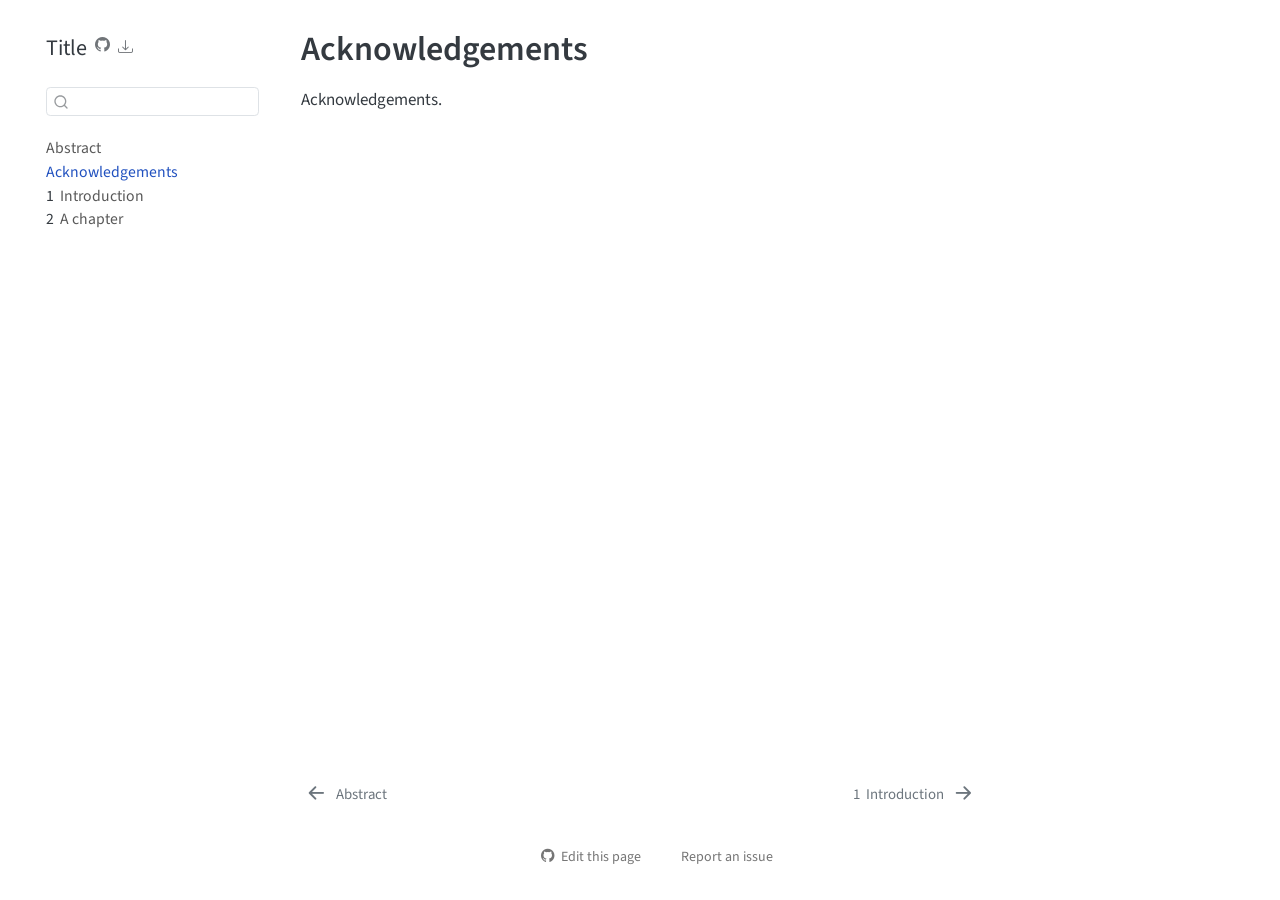
<file: preamble.html>
<!DOCTYPE html>
<html xmlns="http://www.w3.org/1999/xhtml" lang="en" xml:lang="en"><head>

<meta charset="utf-8">
<meta name="generator" content="quarto-1.6.39">

<meta name="viewport" content="width=device-width, initial-scale=1.0, user-scalable=yes">


<title>Acknowledgements – Title</title>
<style>
code{white-space: pre-wrap;}
span.smallcaps{font-variant: small-caps;}
div.columns{display: flex; gap: min(4vw, 1.5em);}
div.column{flex: auto; overflow-x: auto;}
div.hanging-indent{margin-left: 1.5em; text-indent: -1.5em;}
ul.task-list{list-style: none;}
ul.task-list li input[type="checkbox"] {
  width: 0.8em;
  margin: 0 0.8em 0.2em -1em; /* quarto-specific, see https://github.com/quarto-dev/quarto-cli/issues/4556 */ 
  vertical-align: middle;
}
</style>


<script src="site_libs/quarto-nav/quarto-nav.js"></script>
<script src="site_libs/quarto-nav/headroom.min.js"></script>
<script src="site_libs/clipboard/clipboard.min.js"></script>
<script src="site_libs/quarto-search/autocomplete.umd.js"></script>
<script src="site_libs/quarto-search/fuse.min.js"></script>
<script src="site_libs/quarto-search/quarto-search.js"></script>
<meta name="quarto:offset" content="./">
<link href="./chapters/01-introduction.html" rel="next">
<link href="./index.html" rel="prev">
<script src="site_libs/quarto-html/quarto.js"></script>
<script src="site_libs/quarto-html/popper.min.js"></script>
<script src="site_libs/quarto-html/tippy.umd.min.js"></script>
<script src="site_libs/quarto-html/anchor.min.js"></script>
<link href="site_libs/quarto-html/tippy.css" rel="stylesheet">
<link href="site_libs/quarto-html/quarto-syntax-highlighting-e26003cea8cd680ca0c55a263523d882.css" rel="stylesheet" id="quarto-text-highlighting-styles">
<script src="site_libs/bootstrap/bootstrap.min.js"></script>
<link href="site_libs/bootstrap/bootstrap-icons.css" rel="stylesheet">
<link href="site_libs/bootstrap/bootstrap-292c0866b2e53f8190c286d1fd533ef9.min.css" rel="stylesheet" append-hash="true" id="quarto-bootstrap" data-mode="light">
<script id="quarto-search-options" type="application/json">{
  "location": "sidebar",
  "copy-button": false,
  "collapse-after": 3,
  "panel-placement": "start",
  "type": "textbox",
  "limit": 50,
  "keyboard-shortcut": [
    "f",
    "/",
    "s"
  ],
  "show-item-context": false,
  "language": {
    "search-no-results-text": "No results",
    "search-matching-documents-text": "matching documents",
    "search-copy-link-title": "Copy link to search",
    "search-hide-matches-text": "Hide additional matches",
    "search-more-match-text": "more match in this document",
    "search-more-matches-text": "more matches in this document",
    "search-clear-button-title": "Clear",
    "search-text-placeholder": "",
    "search-detached-cancel-button-title": "Cancel",
    "search-submit-button-title": "Submit",
    "search-label": "Search"
  }
}</script>
<script async="" src="https://hypothes.is/embed.js"></script>
<script>
  window.document.addEventListener("DOMContentLoaded", function (_event) {
    document.body.classList.add('hypothesis-enabled');
  });
</script>


</head>

<body class="nav-sidebar floating">

<div id="quarto-search-results"></div>
  <header id="quarto-header" class="headroom fixed-top">
  <nav class="quarto-secondary-nav">
    <div class="container-fluid d-flex">
      <button type="button" class="quarto-btn-toggle btn" data-bs-toggle="collapse" role="button" data-bs-target=".quarto-sidebar-collapse-item" aria-controls="quarto-sidebar" aria-expanded="false" aria-label="Toggle sidebar navigation" onclick="if (window.quartoToggleHeadroom) { window.quartoToggleHeadroom(); }">
        <i class="bi bi-layout-text-sidebar-reverse"></i>
      </button>
        <nav class="quarto-page-breadcrumbs" aria-label="breadcrumb"><ol class="breadcrumb"><li class="breadcrumb-item"><a href="./preamble.html">Acknowledgements</a></li></ol></nav>
        <a class="flex-grow-1" role="navigation" data-bs-toggle="collapse" data-bs-target=".quarto-sidebar-collapse-item" aria-controls="quarto-sidebar" aria-expanded="false" aria-label="Toggle sidebar navigation" onclick="if (window.quartoToggleHeadroom) { window.quartoToggleHeadroom(); }">      
        </a>
      <button type="button" class="btn quarto-search-button" aria-label="Search" onclick="window.quartoOpenSearch();">
        <i class="bi bi-search"></i>
      </button>
    </div>
  </nav>
</header>
<!-- content -->
<div id="quarto-content" class="quarto-container page-columns page-rows-contents page-layout-article">
<!-- sidebar -->
  <nav id="quarto-sidebar" class="sidebar collapse collapse-horizontal quarto-sidebar-collapse-item sidebar-navigation floating overflow-auto">
    <div class="pt-lg-2 mt-2 text-left sidebar-header">
    <div class="sidebar-title mb-0 py-0">
      <a href="./">Title</a> 
        <div class="sidebar-tools-main">
    <a href="https://github.com/haiiliin/quarto-polyu-thesis" title="Source Code" class="quarto-navigation-tool px-1" aria-label="Source Code"><i class="bi bi-github"></i></a>
    <div class="dropdown">
      <a href="" title="Download" id="quarto-navigation-tool-dropdown-0" class="quarto-navigation-tool dropdown-toggle px-1" data-bs-toggle="dropdown" aria-expanded="false" role="link" aria-label="Download"><i class="bi bi-download"></i></a>
      <ul class="dropdown-menu" aria-labelledby="quarto-navigation-tool-dropdown-0">
          <li>
            <a class="dropdown-item sidebar-tools-main-item" href="./polyu-thesis.pdf">
              <i class="bi bi-file-pdf pe-1"></i>
            Download PDF
            </a>
          </li>
          <li>
            <a class="dropdown-item sidebar-tools-main-item" href="./polyu-thesis.docx">
              <i class="bi bi-file-word pe-1"></i>
            Download Docx
            </a>
          </li>
      </ul>
    </div>
</div>
    </div>
      </div>
        <div class="mt-2 flex-shrink-0 align-items-center">
        <div class="sidebar-search">
        <div id="quarto-search" class="" title="Search"></div>
        </div>
        </div>
    <div class="sidebar-menu-container"> 
    <ul class="list-unstyled mt-1">
        <li class="sidebar-item">
  <div class="sidebar-item-container"> 
  <a href="./index.html" class="sidebar-item-text sidebar-link">
 <span class="menu-text">Abstract</span></a>
  </div>
</li>
        <li class="sidebar-item">
  <div class="sidebar-item-container"> 
  <a href="./preamble.html" class="sidebar-item-text sidebar-link active">
 <span class="menu-text">Acknowledgements</span></a>
  </div>
</li>
        <li class="sidebar-item">
  <div class="sidebar-item-container"> 
  <a href="./chapters/01-introduction.html" class="sidebar-item-text sidebar-link">
 <span class="menu-text"><span class="chapter-number">1</span>&nbsp; <span class="chapter-title">Introduction</span></span></a>
  </div>
</li>
        <li class="sidebar-item">
  <div class="sidebar-item-container"> 
  <a href="./chapters/02-chapter-2.html" class="sidebar-item-text sidebar-link">
 <span class="menu-text"><span class="chapter-number">2</span>&nbsp; <span class="chapter-title">A chapter</span></span></a>
  </div>
</li>
    </ul>
    </div>
</nav>
<div id="quarto-sidebar-glass" class="quarto-sidebar-collapse-item" data-bs-toggle="collapse" data-bs-target=".quarto-sidebar-collapse-item"></div>
<!-- margin-sidebar -->
    <div id="quarto-margin-sidebar" class="sidebar margin-sidebar zindex-bottom">
        
    </div>
<!-- main -->
<main class="content" id="quarto-document-content">

<header id="title-block-header" class="quarto-title-block default">
<div class="quarto-title">
<h1 class="title">Acknowledgements</h1>
</div>



<div class="quarto-title-meta">

    
  
    
  </div>
  


</header>


<p>Acknowledgements.</p>
<div style="page-break-after: always;"></div>



</main> <!-- /main -->
<script id="quarto-html-after-body" type="application/javascript">
window.document.addEventListener("DOMContentLoaded", function (event) {
  const toggleBodyColorMode = (bsSheetEl) => {
    const mode = bsSheetEl.getAttribute("data-mode");
    const bodyEl = window.document.querySelector("body");
    if (mode === "dark") {
      bodyEl.classList.add("quarto-dark");
      bodyEl.classList.remove("quarto-light");
    } else {
      bodyEl.classList.add("quarto-light");
      bodyEl.classList.remove("quarto-dark");
    }
  }
  const toggleBodyColorPrimary = () => {
    const bsSheetEl = window.document.querySelector("link#quarto-bootstrap");
    if (bsSheetEl) {
      toggleBodyColorMode(bsSheetEl);
    }
  }
  toggleBodyColorPrimary();  
  const icon = "";
  const anchorJS = new window.AnchorJS();
  anchorJS.options = {
    placement: 'right',
    icon: icon
  };
  anchorJS.add('.anchored');
  const isCodeAnnotation = (el) => {
    for (const clz of el.classList) {
      if (clz.startsWith('code-annotation-')) {                     
        return true;
      }
    }
    return false;
  }
  const onCopySuccess = function(e) {
    // button target
    const button = e.trigger;
    // don't keep focus
    button.blur();
    // flash "checked"
    button.classList.add('code-copy-button-checked');
    var currentTitle = button.getAttribute("title");
    button.setAttribute("title", "Copied!");
    let tooltip;
    if (window.bootstrap) {
      button.setAttribute("data-bs-toggle", "tooltip");
      button.setAttribute("data-bs-placement", "left");
      button.setAttribute("data-bs-title", "Copied!");
      tooltip = new bootstrap.Tooltip(button, 
        { trigger: "manual", 
          customClass: "code-copy-button-tooltip",
          offset: [0, -8]});
      tooltip.show();    
    }
    setTimeout(function() {
      if (tooltip) {
        tooltip.hide();
        button.removeAttribute("data-bs-title");
        button.removeAttribute("data-bs-toggle");
        button.removeAttribute("data-bs-placement");
      }
      button.setAttribute("title", currentTitle);
      button.classList.remove('code-copy-button-checked');
    }, 1000);
    // clear code selection
    e.clearSelection();
  }
  const getTextToCopy = function(trigger) {
      const codeEl = trigger.previousElementSibling.cloneNode(true);
      for (const childEl of codeEl.children) {
        if (isCodeAnnotation(childEl)) {
          childEl.remove();
        }
      }
      return codeEl.innerText;
  }
  const clipboard = new window.ClipboardJS('.code-copy-button:not([data-in-quarto-modal])', {
    text: getTextToCopy
  });
  clipboard.on('success', onCopySuccess);
  if (window.document.getElementById('quarto-embedded-source-code-modal')) {
    const clipboardModal = new window.ClipboardJS('.code-copy-button[data-in-quarto-modal]', {
      text: getTextToCopy,
      container: window.document.getElementById('quarto-embedded-source-code-modal')
    });
    clipboardModal.on('success', onCopySuccess);
  }
    var localhostRegex = new RegExp(/^(?:http|https):\/\/localhost\:?[0-9]*\//);
    var mailtoRegex = new RegExp(/^mailto:/);
      var filterRegex = new RegExp('/' + window.location.host + '/');
    var isInternal = (href) => {
        return filterRegex.test(href) || localhostRegex.test(href) || mailtoRegex.test(href);
    }
    // Inspect non-navigation links and adorn them if external
 	var links = window.document.querySelectorAll('a[href]:not(.nav-link):not(.navbar-brand):not(.toc-action):not(.sidebar-link):not(.sidebar-item-toggle):not(.pagination-link):not(.no-external):not([aria-hidden]):not(.dropdown-item):not(.quarto-navigation-tool):not(.about-link)');
    for (var i=0; i<links.length; i++) {
      const link = links[i];
      if (!isInternal(link.href)) {
        // undo the damage that might have been done by quarto-nav.js in the case of
        // links that we want to consider external
        if (link.dataset.originalHref !== undefined) {
          link.href = link.dataset.originalHref;
        }
          // target, if specified
          link.setAttribute("target", "_blank");
          if (link.getAttribute("rel") === null) {
            link.setAttribute("rel", "noopener");
          }
      }
    }
  function tippyHover(el, contentFn, onTriggerFn, onUntriggerFn) {
    const config = {
      allowHTML: true,
      maxWidth: 500,
      delay: 100,
      arrow: false,
      appendTo: function(el) {
          return el.parentElement;
      },
      interactive: true,
      interactiveBorder: 10,
      theme: 'quarto',
      placement: 'bottom-start',
    };
    if (contentFn) {
      config.content = contentFn;
    }
    if (onTriggerFn) {
      config.onTrigger = onTriggerFn;
    }
    if (onUntriggerFn) {
      config.onUntrigger = onUntriggerFn;
    }
    window.tippy(el, config); 
  }
  const noterefs = window.document.querySelectorAll('a[role="doc-noteref"]');
  for (var i=0; i<noterefs.length; i++) {
    const ref = noterefs[i];
    tippyHover(ref, function() {
      // use id or data attribute instead here
      let href = ref.getAttribute('data-footnote-href') || ref.getAttribute('href');
      try { href = new URL(href).hash; } catch {}
      const id = href.replace(/^#\/?/, "");
      const note = window.document.getElementById(id);
      if (note) {
        return note.innerHTML;
      } else {
        return "";
      }
    });
  }
  const xrefs = window.document.querySelectorAll('a.quarto-xref');
  const processXRef = (id, note) => {
    // Strip column container classes
    const stripColumnClz = (el) => {
      el.classList.remove("page-full", "page-columns");
      if (el.children) {
        for (const child of el.children) {
          stripColumnClz(child);
        }
      }
    }
    stripColumnClz(note)
    if (id === null || id.startsWith('sec-')) {
      // Special case sections, only their first couple elements
      const container = document.createElement("div");
      if (note.children && note.children.length > 2) {
        container.appendChild(note.children[0].cloneNode(true));
        for (let i = 1; i < note.children.length; i++) {
          const child = note.children[i];
          if (child.tagName === "P" && child.innerText === "") {
            continue;
          } else {
            container.appendChild(child.cloneNode(true));
            break;
          }
        }
        if (window.Quarto?.typesetMath) {
          window.Quarto.typesetMath(container);
        }
        return container.innerHTML
      } else {
        if (window.Quarto?.typesetMath) {
          window.Quarto.typesetMath(note);
        }
        return note.innerHTML;
      }
    } else {
      // Remove any anchor links if they are present
      const anchorLink = note.querySelector('a.anchorjs-link');
      if (anchorLink) {
        anchorLink.remove();
      }
      if (window.Quarto?.typesetMath) {
        window.Quarto.typesetMath(note);
      }
      if (note.classList.contains("callout")) {
        return note.outerHTML;
      } else {
        return note.innerHTML;
      }
    }
  }
  for (var i=0; i<xrefs.length; i++) {
    const xref = xrefs[i];
    tippyHover(xref, undefined, function(instance) {
      instance.disable();
      let url = xref.getAttribute('href');
      let hash = undefined; 
      if (url.startsWith('#')) {
        hash = url;
      } else {
        try { hash = new URL(url).hash; } catch {}
      }
      if (hash) {
        const id = hash.replace(/^#\/?/, "");
        const note = window.document.getElementById(id);
        if (note !== null) {
          try {
            const html = processXRef(id, note.cloneNode(true));
            instance.setContent(html);
          } finally {
            instance.enable();
            instance.show();
          }
        } else {
          // See if we can fetch this
          fetch(url.split('#')[0])
          .then(res => res.text())
          .then(html => {
            const parser = new DOMParser();
            const htmlDoc = parser.parseFromString(html, "text/html");
            const note = htmlDoc.getElementById(id);
            if (note !== null) {
              const html = processXRef(id, note);
              instance.setContent(html);
            } 
          }).finally(() => {
            instance.enable();
            instance.show();
          });
        }
      } else {
        // See if we can fetch a full url (with no hash to target)
        // This is a special case and we should probably do some content thinning / targeting
        fetch(url)
        .then(res => res.text())
        .then(html => {
          const parser = new DOMParser();
          const htmlDoc = parser.parseFromString(html, "text/html");
          const note = htmlDoc.querySelector('main.content');
          if (note !== null) {
            // This should only happen for chapter cross references
            // (since there is no id in the URL)
            // remove the first header
            if (note.children.length > 0 && note.children[0].tagName === "HEADER") {
              note.children[0].remove();
            }
            const html = processXRef(null, note);
            instance.setContent(html);
          } 
        }).finally(() => {
          instance.enable();
          instance.show();
        });
      }
    }, function(instance) {
    });
  }
      let selectedAnnoteEl;
      const selectorForAnnotation = ( cell, annotation) => {
        let cellAttr = 'data-code-cell="' + cell + '"';
        let lineAttr = 'data-code-annotation="' +  annotation + '"';
        const selector = 'span[' + cellAttr + '][' + lineAttr + ']';
        return selector;
      }
      const selectCodeLines = (annoteEl) => {
        const doc = window.document;
        const targetCell = annoteEl.getAttribute("data-target-cell");
        const targetAnnotation = annoteEl.getAttribute("data-target-annotation");
        const annoteSpan = window.document.querySelector(selectorForAnnotation(targetCell, targetAnnotation));
        const lines = annoteSpan.getAttribute("data-code-lines").split(",");
        const lineIds = lines.map((line) => {
          return targetCell + "-" + line;
        })
        let top = null;
        let height = null;
        let parent = null;
        if (lineIds.length > 0) {
            //compute the position of the single el (top and bottom and make a div)
            const el = window.document.getElementById(lineIds[0]);
            top = el.offsetTop;
            height = el.offsetHeight;
            parent = el.parentElement.parentElement;
          if (lineIds.length > 1) {
            const lastEl = window.document.getElementById(lineIds[lineIds.length - 1]);
            const bottom = lastEl.offsetTop + lastEl.offsetHeight;
            height = bottom - top;
          }
          if (top !== null && height !== null && parent !== null) {
            // cook up a div (if necessary) and position it 
            let div = window.document.getElementById("code-annotation-line-highlight");
            if (div === null) {
              div = window.document.createElement("div");
              div.setAttribute("id", "code-annotation-line-highlight");
              div.style.position = 'absolute';
              parent.appendChild(div);
            }
            div.style.top = top - 2 + "px";
            div.style.height = height + 4 + "px";
            div.style.left = 0;
            let gutterDiv = window.document.getElementById("code-annotation-line-highlight-gutter");
            if (gutterDiv === null) {
              gutterDiv = window.document.createElement("div");
              gutterDiv.setAttribute("id", "code-annotation-line-highlight-gutter");
              gutterDiv.style.position = 'absolute';
              const codeCell = window.document.getElementById(targetCell);
              const gutter = codeCell.querySelector('.code-annotation-gutter');
              gutter.appendChild(gutterDiv);
            }
            gutterDiv.style.top = top - 2 + "px";
            gutterDiv.style.height = height + 4 + "px";
          }
          selectedAnnoteEl = annoteEl;
        }
      };
      const unselectCodeLines = () => {
        const elementsIds = ["code-annotation-line-highlight", "code-annotation-line-highlight-gutter"];
        elementsIds.forEach((elId) => {
          const div = window.document.getElementById(elId);
          if (div) {
            div.remove();
          }
        });
        selectedAnnoteEl = undefined;
      };
        // Handle positioning of the toggle
    window.addEventListener(
      "resize",
      throttle(() => {
        elRect = undefined;
        if (selectedAnnoteEl) {
          selectCodeLines(selectedAnnoteEl);
        }
      }, 10)
    );
    function throttle(fn, ms) {
    let throttle = false;
    let timer;
      return (...args) => {
        if(!throttle) { // first call gets through
            fn.apply(this, args);
            throttle = true;
        } else { // all the others get throttled
            if(timer) clearTimeout(timer); // cancel #2
            timer = setTimeout(() => {
              fn.apply(this, args);
              timer = throttle = false;
            }, ms);
        }
      };
    }
      // Attach click handler to the DT
      const annoteDls = window.document.querySelectorAll('dt[data-target-cell]');
      for (const annoteDlNode of annoteDls) {
        annoteDlNode.addEventListener('click', (event) => {
          const clickedEl = event.target;
          if (clickedEl !== selectedAnnoteEl) {
            unselectCodeLines();
            const activeEl = window.document.querySelector('dt[data-target-cell].code-annotation-active');
            if (activeEl) {
              activeEl.classList.remove('code-annotation-active');
            }
            selectCodeLines(clickedEl);
            clickedEl.classList.add('code-annotation-active');
          } else {
            // Unselect the line
            unselectCodeLines();
            clickedEl.classList.remove('code-annotation-active');
          }
        });
      }
  const findCites = (el) => {
    const parentEl = el.parentElement;
    if (parentEl) {
      const cites = parentEl.dataset.cites;
      if (cites) {
        return {
          el,
          cites: cites.split(' ')
        };
      } else {
        return findCites(el.parentElement)
      }
    } else {
      return undefined;
    }
  };
  var bibliorefs = window.document.querySelectorAll('a[role="doc-biblioref"]');
  for (var i=0; i<bibliorefs.length; i++) {
    const ref = bibliorefs[i];
    const citeInfo = findCites(ref);
    if (citeInfo) {
      tippyHover(citeInfo.el, function() {
        var popup = window.document.createElement('div');
        citeInfo.cites.forEach(function(cite) {
          var citeDiv = window.document.createElement('div');
          citeDiv.classList.add('hanging-indent');
          citeDiv.classList.add('csl-entry');
          var biblioDiv = window.document.getElementById('ref-' + cite);
          if (biblioDiv) {
            citeDiv.innerHTML = biblioDiv.innerHTML;
          }
          popup.appendChild(citeDiv);
        });
        return popup.innerHTML;
      });
    }
  }
});
</script>
<nav class="page-navigation">
  <div class="nav-page nav-page-previous">
      <a href="./index.html" class="pagination-link" aria-label="Abstract">
        <i class="bi bi-arrow-left-short"></i> <span class="nav-page-text">Abstract</span>
      </a>          
  </div>
  <div class="nav-page nav-page-next">
      <a href="./chapters/01-introduction.html" class="pagination-link" aria-label="Introduction">
        <span class="nav-page-text"><span class="chapter-number">1</span>&nbsp; <span class="chapter-title">Introduction</span></span> <i class="bi bi-arrow-right-short"></i>
      </a>
  </div>
</nav>
</div> <!-- /content -->




<footer class="footer"><div class="nav-footer"><div class="nav-footer-center"><div class="toc-actions"><ul><li><a href="https://github.com/haiiliin/quarto-polyu-thesis/edit/main/preamble.md" class="toc-action"><i class="bi bi-github"></i>Edit this page</a></li><li><a href="https://github.com/haiiliin/quarto-polyu-thesis/issues/new" class="toc-action"><i class="bi empty"></i>Report an issue</a></li></ul></div></div></div></footer></body></html>
</file>
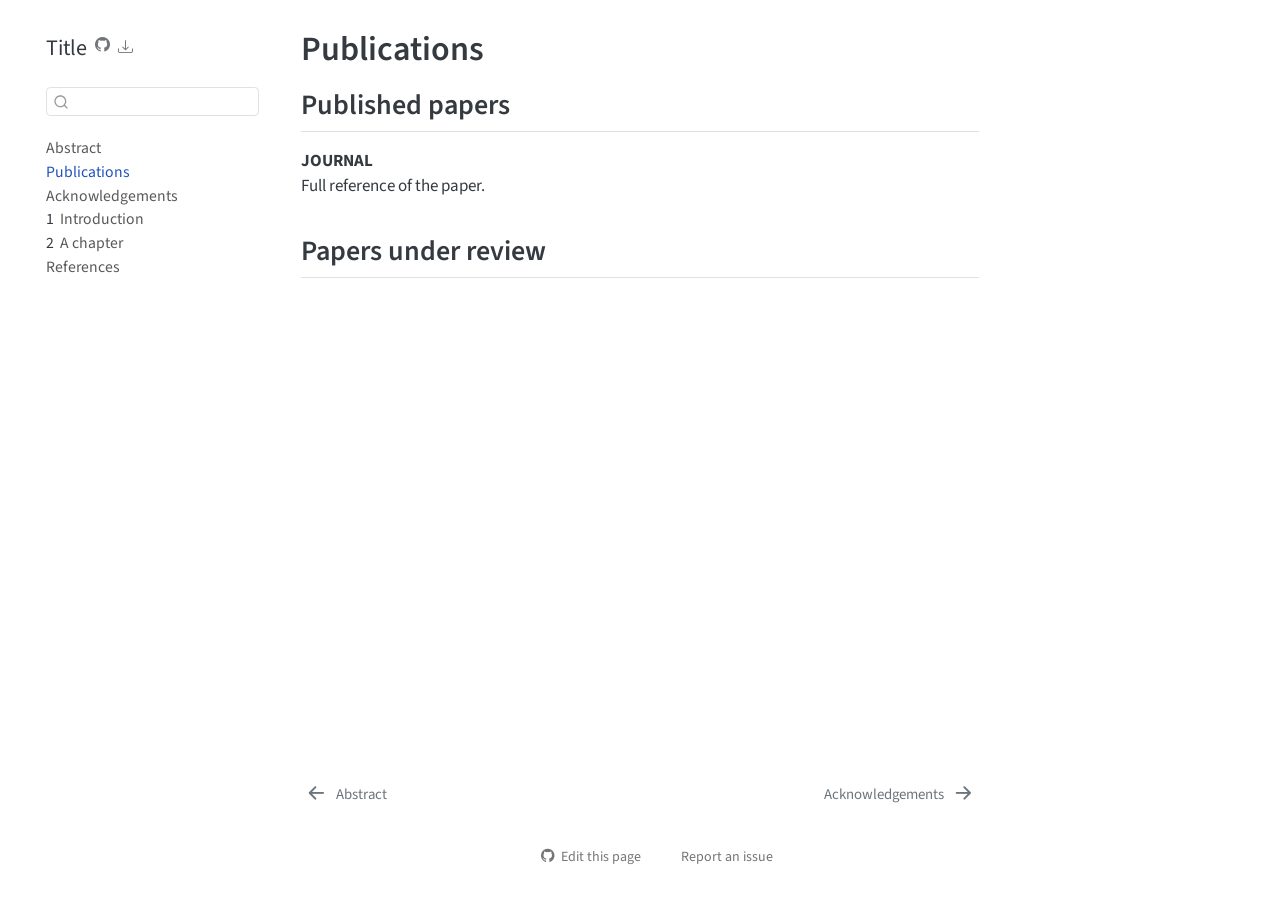
<file: publications.html>
<!DOCTYPE html>
<html xmlns="http://www.w3.org/1999/xhtml" lang="en" xml:lang="en"><head>

<meta charset="utf-8">
<meta name="generator" content="quarto-1.6.39">

<meta name="viewport" content="width=device-width, initial-scale=1.0, user-scalable=yes">


<title>Publications – Title</title>
<style>
code{white-space: pre-wrap;}
span.smallcaps{font-variant: small-caps;}
div.columns{display: flex; gap: min(4vw, 1.5em);}
div.column{flex: auto; overflow-x: auto;}
div.hanging-indent{margin-left: 1.5em; text-indent: -1.5em;}
ul.task-list{list-style: none;}
ul.task-list li input[type="checkbox"] {
  width: 0.8em;
  margin: 0 0.8em 0.2em -1em; /* quarto-specific, see https://github.com/quarto-dev/quarto-cli/issues/4556 */ 
  vertical-align: middle;
}
</style>


<script src="site_libs/quarto-nav/quarto-nav.js"></script>
<script src="site_libs/quarto-nav/headroom.min.js"></script>
<script src="site_libs/clipboard/clipboard.min.js"></script>
<script src="site_libs/quarto-search/autocomplete.umd.js"></script>
<script src="site_libs/quarto-search/fuse.min.js"></script>
<script src="site_libs/quarto-search/quarto-search.js"></script>
<meta name="quarto:offset" content="./">
<link href="./acknowledgements.html" rel="next">
<link href="./index.html" rel="prev">
<script src="site_libs/quarto-html/quarto.js"></script>
<script src="site_libs/quarto-html/popper.min.js"></script>
<script src="site_libs/quarto-html/tippy.umd.min.js"></script>
<script src="site_libs/quarto-html/anchor.min.js"></script>
<link href="site_libs/quarto-html/tippy.css" rel="stylesheet">
<link href="site_libs/quarto-html/quarto-syntax-highlighting-e26003cea8cd680ca0c55a263523d882.css" rel="stylesheet" id="quarto-text-highlighting-styles">
<script src="site_libs/bootstrap/bootstrap.min.js"></script>
<link href="site_libs/bootstrap/bootstrap-icons.css" rel="stylesheet">
<link href="site_libs/bootstrap/bootstrap-7c10f6ca3ec956ee99595c623c3a2cbb.min.css" rel="stylesheet" append-hash="true" id="quarto-bootstrap" data-mode="light">
<script id="quarto-search-options" type="application/json">{
  "location": "sidebar",
  "copy-button": false,
  "collapse-after": 3,
  "panel-placement": "start",
  "type": "textbox",
  "limit": 50,
  "keyboard-shortcut": [
    "f",
    "/",
    "s"
  ],
  "show-item-context": false,
  "language": {
    "search-no-results-text": "No results",
    "search-matching-documents-text": "matching documents",
    "search-copy-link-title": "Copy link to search",
    "search-hide-matches-text": "Hide additional matches",
    "search-more-match-text": "more match in this document",
    "search-more-matches-text": "more matches in this document",
    "search-clear-button-title": "Clear",
    "search-text-placeholder": "",
    "search-detached-cancel-button-title": "Cancel",
    "search-submit-button-title": "Submit",
    "search-label": "Search"
  }
}</script>
<script async="" src="https://hypothes.is/embed.js"></script>
<script>
  window.document.addEventListener("DOMContentLoaded", function (_event) {
    document.body.classList.add('hypothesis-enabled');
  });
</script>


</head>

<body class="nav-sidebar floating">

<div id="quarto-search-results"></div>
  <header id="quarto-header" class="headroom fixed-top">
  <nav class="quarto-secondary-nav">
    <div class="container-fluid d-flex">
      <button type="button" class="quarto-btn-toggle btn" data-bs-toggle="collapse" role="button" data-bs-target=".quarto-sidebar-collapse-item" aria-controls="quarto-sidebar" aria-expanded="false" aria-label="Toggle sidebar navigation" onclick="if (window.quartoToggleHeadroom) { window.quartoToggleHeadroom(); }">
        <i class="bi bi-layout-text-sidebar-reverse"></i>
      </button>
        <nav class="quarto-page-breadcrumbs" aria-label="breadcrumb"><ol class="breadcrumb"><li class="breadcrumb-item"><a href="./publications.html">Publications</a></li></ol></nav>
        <a class="flex-grow-1" role="navigation" data-bs-toggle="collapse" data-bs-target=".quarto-sidebar-collapse-item" aria-controls="quarto-sidebar" aria-expanded="false" aria-label="Toggle sidebar navigation" onclick="if (window.quartoToggleHeadroom) { window.quartoToggleHeadroom(); }">      
        </a>
      <button type="button" class="btn quarto-search-button" aria-label="Search" onclick="window.quartoOpenSearch();">
        <i class="bi bi-search"></i>
      </button>
    </div>
  </nav>
</header>
<!-- content -->
<div id="quarto-content" class="quarto-container page-columns page-rows-contents page-layout-article">
<!-- sidebar -->
  <nav id="quarto-sidebar" class="sidebar collapse collapse-horizontal quarto-sidebar-collapse-item sidebar-navigation floating overflow-auto">
    <div class="pt-lg-2 mt-2 text-left sidebar-header">
    <div class="sidebar-title mb-0 py-0">
      <a href="./">Title</a> 
        <div class="sidebar-tools-main">
    <a href="https://github.com/haiiliin/quarto-polyu-thesis" title="Source Code" class="quarto-navigation-tool px-1" aria-label="Source Code"><i class="bi bi-github"></i></a>
    <div class="dropdown">
      <a href="" title="Download" id="quarto-navigation-tool-dropdown-0" class="quarto-navigation-tool dropdown-toggle px-1" data-bs-toggle="dropdown" aria-expanded="false" role="link" aria-label="Download"><i class="bi bi-download"></i></a>
      <ul class="dropdown-menu" aria-labelledby="quarto-navigation-tool-dropdown-0">
          <li>
            <a class="dropdown-item sidebar-tools-main-item" href="./polyu-thesis.pdf">
              <i class="bi bi-file-pdf pe-1"></i>
            Download PDF
            </a>
          </li>
          <li>
            <a class="dropdown-item sidebar-tools-main-item" href="./polyu-thesis.docx">
              <i class="bi bi-file-word pe-1"></i>
            Download Docx
            </a>
          </li>
      </ul>
    </div>
</div>
    </div>
      </div>
        <div class="mt-2 flex-shrink-0 align-items-center">
        <div class="sidebar-search">
        <div id="quarto-search" class="" title="Search"></div>
        </div>
        </div>
    <div class="sidebar-menu-container"> 
    <ul class="list-unstyled mt-1">
        <li class="sidebar-item">
  <div class="sidebar-item-container"> 
  <a href="./index.html" class="sidebar-item-text sidebar-link">
 <span class="menu-text">Abstract</span></a>
  </div>
</li>
        <li class="sidebar-item">
  <div class="sidebar-item-container"> 
  <a href="./publications.html" class="sidebar-item-text sidebar-link active">
 <span class="menu-text">Publications</span></a>
  </div>
</li>
        <li class="sidebar-item">
  <div class="sidebar-item-container"> 
  <a href="./acknowledgements.html" class="sidebar-item-text sidebar-link">
 <span class="menu-text">Acknowledgements</span></a>
  </div>
</li>
        <li class="sidebar-item">
  <div class="sidebar-item-container"> 
  <a href="./chapters/01-introduction.html" class="sidebar-item-text sidebar-link">
 <span class="menu-text"><span class="chapter-number">1</span>&nbsp; <span class="chapter-title">Introduction</span></span></a>
  </div>
</li>
        <li class="sidebar-item">
  <div class="sidebar-item-container"> 
  <a href="./chapters/02-chapter-2.html" class="sidebar-item-text sidebar-link">
 <span class="menu-text"><span class="chapter-number">2</span>&nbsp; <span class="chapter-title">A chapter</span></span></a>
  </div>
</li>
        <li class="sidebar-item">
  <div class="sidebar-item-container"> 
  <a href="./references.html" class="sidebar-item-text sidebar-link">
 <span class="menu-text">References</span></a>
  </div>
</li>
    </ul>
    </div>
</nav>
<div id="quarto-sidebar-glass" class="quarto-sidebar-collapse-item" data-bs-toggle="collapse" data-bs-target=".quarto-sidebar-collapse-item"></div>
<!-- margin-sidebar -->
    <div id="quarto-margin-sidebar" class="sidebar margin-sidebar zindex-bottom">
        
    </div>
<!-- main -->
<main class="content" id="quarto-document-content">

<header id="title-block-header" class="quarto-title-block default">
<div class="quarto-title">
<h1 class="title">Publications</h1>
</div>



<div class="quarto-title-meta">

    
  
    
  </div>
  


</header>


<section id="published-papers" class="level2 unnumbered unlisted">
<h2 class="unnumbered unlisted anchored" data-anchor-id="published-papers">Published papers</h2>
<dl>
<dt>JOURNAL</dt>
<dd>
Full reference of the paper.
</dd>
</dl>
</section>
<section id="papers-under-review" class="level2 unnumbered unlisted">
<h2 class="unnumbered unlisted anchored" data-anchor-id="papers-under-review">Papers under review</h2>
<div style="page-break-after: always;"></div>


</section>

</main> <!-- /main -->
<script id="quarto-html-after-body" type="application/javascript">
window.document.addEventListener("DOMContentLoaded", function (event) {
  const toggleBodyColorMode = (bsSheetEl) => {
    const mode = bsSheetEl.getAttribute("data-mode");
    const bodyEl = window.document.querySelector("body");
    if (mode === "dark") {
      bodyEl.classList.add("quarto-dark");
      bodyEl.classList.remove("quarto-light");
    } else {
      bodyEl.classList.add("quarto-light");
      bodyEl.classList.remove("quarto-dark");
    }
  }
  const toggleBodyColorPrimary = () => {
    const bsSheetEl = window.document.querySelector("link#quarto-bootstrap");
    if (bsSheetEl) {
      toggleBodyColorMode(bsSheetEl);
    }
  }
  toggleBodyColorPrimary();  
  const icon = "";
  const anchorJS = new window.AnchorJS();
  anchorJS.options = {
    placement: 'right',
    icon: icon
  };
  anchorJS.add('.anchored');
  const isCodeAnnotation = (el) => {
    for (const clz of el.classList) {
      if (clz.startsWith('code-annotation-')) {                     
        return true;
      }
    }
    return false;
  }
  const onCopySuccess = function(e) {
    // button target
    const button = e.trigger;
    // don't keep focus
    button.blur();
    // flash "checked"
    button.classList.add('code-copy-button-checked');
    var currentTitle = button.getAttribute("title");
    button.setAttribute("title", "Copied!");
    let tooltip;
    if (window.bootstrap) {
      button.setAttribute("data-bs-toggle", "tooltip");
      button.setAttribute("data-bs-placement", "left");
      button.setAttribute("data-bs-title", "Copied!");
      tooltip = new bootstrap.Tooltip(button, 
        { trigger: "manual", 
          customClass: "code-copy-button-tooltip",
          offset: [0, -8]});
      tooltip.show();    
    }
    setTimeout(function() {
      if (tooltip) {
        tooltip.hide();
        button.removeAttribute("data-bs-title");
        button.removeAttribute("data-bs-toggle");
        button.removeAttribute("data-bs-placement");
      }
      button.setAttribute("title", currentTitle);
      button.classList.remove('code-copy-button-checked');
    }, 1000);
    // clear code selection
    e.clearSelection();
  }
  const getTextToCopy = function(trigger) {
      const codeEl = trigger.previousElementSibling.cloneNode(true);
      for (const childEl of codeEl.children) {
        if (isCodeAnnotation(childEl)) {
          childEl.remove();
        }
      }
      return codeEl.innerText;
  }
  const clipboard = new window.ClipboardJS('.code-copy-button:not([data-in-quarto-modal])', {
    text: getTextToCopy
  });
  clipboard.on('success', onCopySuccess);
  if (window.document.getElementById('quarto-embedded-source-code-modal')) {
    const clipboardModal = new window.ClipboardJS('.code-copy-button[data-in-quarto-modal]', {
      text: getTextToCopy,
      container: window.document.getElementById('quarto-embedded-source-code-modal')
    });
    clipboardModal.on('success', onCopySuccess);
  }
    var localhostRegex = new RegExp(/^(?:http|https):\/\/localhost\:?[0-9]*\//);
    var mailtoRegex = new RegExp(/^mailto:/);
      var filterRegex = new RegExp('/' + window.location.host + '/');
    var isInternal = (href) => {
        return filterRegex.test(href) || localhostRegex.test(href) || mailtoRegex.test(href);
    }
    // Inspect non-navigation links and adorn them if external
 	var links = window.document.querySelectorAll('a[href]:not(.nav-link):not(.navbar-brand):not(.toc-action):not(.sidebar-link):not(.sidebar-item-toggle):not(.pagination-link):not(.no-external):not([aria-hidden]):not(.dropdown-item):not(.quarto-navigation-tool):not(.about-link)');
    for (var i=0; i<links.length; i++) {
      const link = links[i];
      if (!isInternal(link.href)) {
        // undo the damage that might have been done by quarto-nav.js in the case of
        // links that we want to consider external
        if (link.dataset.originalHref !== undefined) {
          link.href = link.dataset.originalHref;
        }
          // target, if specified
          link.setAttribute("target", "_blank");
          if (link.getAttribute("rel") === null) {
            link.setAttribute("rel", "noopener");
          }
      }
    }
  function tippyHover(el, contentFn, onTriggerFn, onUntriggerFn) {
    const config = {
      allowHTML: true,
      maxWidth: 500,
      delay: 100,
      arrow: false,
      appendTo: function(el) {
          return el.parentElement;
      },
      interactive: true,
      interactiveBorder: 10,
      theme: 'quarto',
      placement: 'bottom-start',
    };
    if (contentFn) {
      config.content = contentFn;
    }
    if (onTriggerFn) {
      config.onTrigger = onTriggerFn;
    }
    if (onUntriggerFn) {
      config.onUntrigger = onUntriggerFn;
    }
    window.tippy(el, config); 
  }
  const noterefs = window.document.querySelectorAll('a[role="doc-noteref"]');
  for (var i=0; i<noterefs.length; i++) {
    const ref = noterefs[i];
    tippyHover(ref, function() {
      // use id or data attribute instead here
      let href = ref.getAttribute('data-footnote-href') || ref.getAttribute('href');
      try { href = new URL(href).hash; } catch {}
      const id = href.replace(/^#\/?/, "");
      const note = window.document.getElementById(id);
      if (note) {
        return note.innerHTML;
      } else {
        return "";
      }
    });
  }
  const xrefs = window.document.querySelectorAll('a.quarto-xref');
  const processXRef = (id, note) => {
    // Strip column container classes
    const stripColumnClz = (el) => {
      el.classList.remove("page-full", "page-columns");
      if (el.children) {
        for (const child of el.children) {
          stripColumnClz(child);
        }
      }
    }
    stripColumnClz(note)
    if (id === null || id.startsWith('sec-')) {
      // Special case sections, only their first couple elements
      const container = document.createElement("div");
      if (note.children && note.children.length > 2) {
        container.appendChild(note.children[0].cloneNode(true));
        for (let i = 1; i < note.children.length; i++) {
          const child = note.children[i];
          if (child.tagName === "P" && child.innerText === "") {
            continue;
          } else {
            container.appendChild(child.cloneNode(true));
            break;
          }
        }
        if (window.Quarto?.typesetMath) {
          window.Quarto.typesetMath(container);
        }
        return container.innerHTML
      } else {
        if (window.Quarto?.typesetMath) {
          window.Quarto.typesetMath(note);
        }
        return note.innerHTML;
      }
    } else {
      // Remove any anchor links if they are present
      const anchorLink = note.querySelector('a.anchorjs-link');
      if (anchorLink) {
        anchorLink.remove();
      }
      if (window.Quarto?.typesetMath) {
        window.Quarto.typesetMath(note);
      }
      if (note.classList.contains("callout")) {
        return note.outerHTML;
      } else {
        return note.innerHTML;
      }
    }
  }
  for (var i=0; i<xrefs.length; i++) {
    const xref = xrefs[i];
    tippyHover(xref, undefined, function(instance) {
      instance.disable();
      let url = xref.getAttribute('href');
      let hash = undefined; 
      if (url.startsWith('#')) {
        hash = url;
      } else {
        try { hash = new URL(url).hash; } catch {}
      }
      if (hash) {
        const id = hash.replace(/^#\/?/, "");
        const note = window.document.getElementById(id);
        if (note !== null) {
          try {
            const html = processXRef(id, note.cloneNode(true));
            instance.setContent(html);
          } finally {
            instance.enable();
            instance.show();
          }
        } else {
          // See if we can fetch this
          fetch(url.split('#')[0])
          .then(res => res.text())
          .then(html => {
            const parser = new DOMParser();
            const htmlDoc = parser.parseFromString(html, "text/html");
            const note = htmlDoc.getElementById(id);
            if (note !== null) {
              const html = processXRef(id, note);
              instance.setContent(html);
            } 
          }).finally(() => {
            instance.enable();
            instance.show();
          });
        }
      } else {
        // See if we can fetch a full url (with no hash to target)
        // This is a special case and we should probably do some content thinning / targeting
        fetch(url)
        .then(res => res.text())
        .then(html => {
          const parser = new DOMParser();
          const htmlDoc = parser.parseFromString(html, "text/html");
          const note = htmlDoc.querySelector('main.content');
          if (note !== null) {
            // This should only happen for chapter cross references
            // (since there is no id in the URL)
            // remove the first header
            if (note.children.length > 0 && note.children[0].tagName === "HEADER") {
              note.children[0].remove();
            }
            const html = processXRef(null, note);
            instance.setContent(html);
          } 
        }).finally(() => {
          instance.enable();
          instance.show();
        });
      }
    }, function(instance) {
    });
  }
      let selectedAnnoteEl;
      const selectorForAnnotation = ( cell, annotation) => {
        let cellAttr = 'data-code-cell="' + cell + '"';
        let lineAttr = 'data-code-annotation="' +  annotation + '"';
        const selector = 'span[' + cellAttr + '][' + lineAttr + ']';
        return selector;
      }
      const selectCodeLines = (annoteEl) => {
        const doc = window.document;
        const targetCell = annoteEl.getAttribute("data-target-cell");
        const targetAnnotation = annoteEl.getAttribute("data-target-annotation");
        const annoteSpan = window.document.querySelector(selectorForAnnotation(targetCell, targetAnnotation));
        const lines = annoteSpan.getAttribute("data-code-lines").split(",");
        const lineIds = lines.map((line) => {
          return targetCell + "-" + line;
        })
        let top = null;
        let height = null;
        let parent = null;
        if (lineIds.length > 0) {
            //compute the position of the single el (top and bottom and make a div)
            const el = window.document.getElementById(lineIds[0]);
            top = el.offsetTop;
            height = el.offsetHeight;
            parent = el.parentElement.parentElement;
          if (lineIds.length > 1) {
            const lastEl = window.document.getElementById(lineIds[lineIds.length - 1]);
            const bottom = lastEl.offsetTop + lastEl.offsetHeight;
            height = bottom - top;
          }
          if (top !== null && height !== null && parent !== null) {
            // cook up a div (if necessary) and position it 
            let div = window.document.getElementById("code-annotation-line-highlight");
            if (div === null) {
              div = window.document.createElement("div");
              div.setAttribute("id", "code-annotation-line-highlight");
              div.style.position = 'absolute';
              parent.appendChild(div);
            }
            div.style.top = top - 2 + "px";
            div.style.height = height + 4 + "px";
            div.style.left = 0;
            let gutterDiv = window.document.getElementById("code-annotation-line-highlight-gutter");
            if (gutterDiv === null) {
              gutterDiv = window.document.createElement("div");
              gutterDiv.setAttribute("id", "code-annotation-line-highlight-gutter");
              gutterDiv.style.position = 'absolute';
              const codeCell = window.document.getElementById(targetCell);
              const gutter = codeCell.querySelector('.code-annotation-gutter');
              gutter.appendChild(gutterDiv);
            }
            gutterDiv.style.top = top - 2 + "px";
            gutterDiv.style.height = height + 4 + "px";
          }
          selectedAnnoteEl = annoteEl;
        }
      };
      const unselectCodeLines = () => {
        const elementsIds = ["code-annotation-line-highlight", "code-annotation-line-highlight-gutter"];
        elementsIds.forEach((elId) => {
          const div = window.document.getElementById(elId);
          if (div) {
            div.remove();
          }
        });
        selectedAnnoteEl = undefined;
      };
        // Handle positioning of the toggle
    window.addEventListener(
      "resize",
      throttle(() => {
        elRect = undefined;
        if (selectedAnnoteEl) {
          selectCodeLines(selectedAnnoteEl);
        }
      }, 10)
    );
    function throttle(fn, ms) {
    let throttle = false;
    let timer;
      return (...args) => {
        if(!throttle) { // first call gets through
            fn.apply(this, args);
            throttle = true;
        } else { // all the others get throttled
            if(timer) clearTimeout(timer); // cancel #2
            timer = setTimeout(() => {
              fn.apply(this, args);
              timer = throttle = false;
            }, ms);
        }
      };
    }
      // Attach click handler to the DT
      const annoteDls = window.document.querySelectorAll('dt[data-target-cell]');
      for (const annoteDlNode of annoteDls) {
        annoteDlNode.addEventListener('click', (event) => {
          const clickedEl = event.target;
          if (clickedEl !== selectedAnnoteEl) {
            unselectCodeLines();
            const activeEl = window.document.querySelector('dt[data-target-cell].code-annotation-active');
            if (activeEl) {
              activeEl.classList.remove('code-annotation-active');
            }
            selectCodeLines(clickedEl);
            clickedEl.classList.add('code-annotation-active');
          } else {
            // Unselect the line
            unselectCodeLines();
            clickedEl.classList.remove('code-annotation-active');
          }
        });
      }
  const findCites = (el) => {
    const parentEl = el.parentElement;
    if (parentEl) {
      const cites = parentEl.dataset.cites;
      if (cites) {
        return {
          el,
          cites: cites.split(' ')
        };
      } else {
        return findCites(el.parentElement)
      }
    } else {
      return undefined;
    }
  };
  var bibliorefs = window.document.querySelectorAll('a[role="doc-biblioref"]');
  for (var i=0; i<bibliorefs.length; i++) {
    const ref = bibliorefs[i];
    const citeInfo = findCites(ref);
    if (citeInfo) {
      tippyHover(citeInfo.el, function() {
        var popup = window.document.createElement('div');
        citeInfo.cites.forEach(function(cite) {
          var citeDiv = window.document.createElement('div');
          citeDiv.classList.add('hanging-indent');
          citeDiv.classList.add('csl-entry');
          var biblioDiv = window.document.getElementById('ref-' + cite);
          if (biblioDiv) {
            citeDiv.innerHTML = biblioDiv.innerHTML;
          }
          popup.appendChild(citeDiv);
        });
        return popup.innerHTML;
      });
    }
  }
});
</script>
<nav class="page-navigation">
  <div class="nav-page nav-page-previous">
      <a href="./index.html" class="pagination-link" aria-label="Abstract">
        <i class="bi bi-arrow-left-short"></i> <span class="nav-page-text">Abstract</span>
      </a>          
  </div>
  <div class="nav-page nav-page-next">
      <a href="./acknowledgements.html" class="pagination-link" aria-label="Acknowledgements">
        <span class="nav-page-text">Acknowledgements</span> <i class="bi bi-arrow-right-short"></i>
      </a>
  </div>
</nav>
</div> <!-- /content -->




<footer class="footer"><div class="nav-footer"><div class="nav-footer-center"><div class="toc-actions"><ul><li><a href="https://github.com/haiiliin/quarto-polyu-thesis/edit/main/publications.qmd" class="toc-action"><i class="bi bi-github"></i>Edit this page</a></li><li><a href="https://github.com/haiiliin/quarto-polyu-thesis/issues/new" class="toc-action"><i class="bi empty"></i>Report an issue</a></li></ul></div></div></div></footer></body></html>
</file>
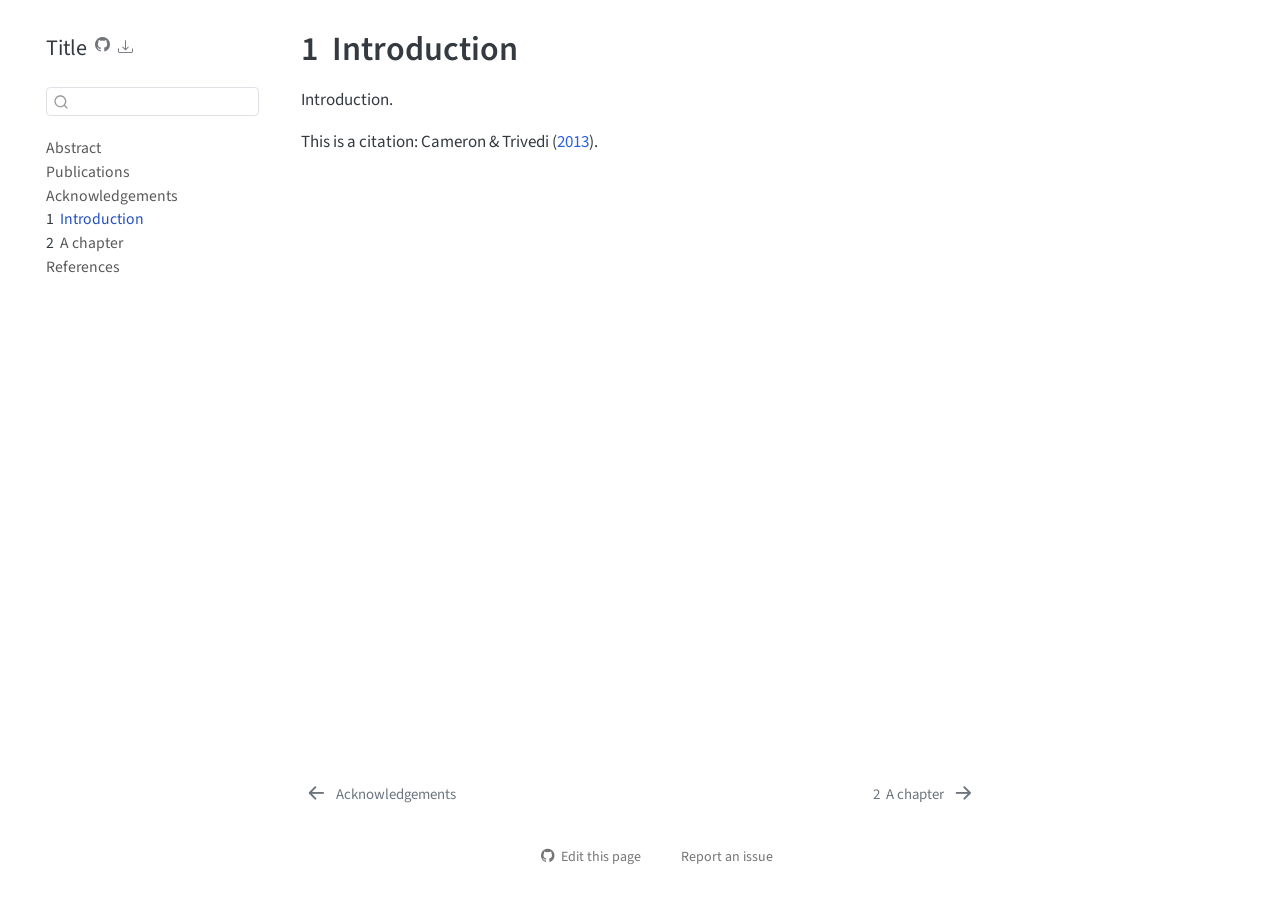
<file: chapters/01-introduction.html>
<!DOCTYPE html>
<html xmlns="http://www.w3.org/1999/xhtml" lang="en" xml:lang="en"><head>

<meta charset="utf-8">
<meta name="generator" content="quarto-1.6.39">

<meta name="viewport" content="width=device-width, initial-scale=1.0, user-scalable=yes">


<title>1&nbsp; Introduction – Title</title>
<style>
code{white-space: pre-wrap;}
span.smallcaps{font-variant: small-caps;}
div.columns{display: flex; gap: min(4vw, 1.5em);}
div.column{flex: auto; overflow-x: auto;}
div.hanging-indent{margin-left: 1.5em; text-indent: -1.5em;}
ul.task-list{list-style: none;}
ul.task-list li input[type="checkbox"] {
  width: 0.8em;
  margin: 0 0.8em 0.2em -1em; /* quarto-specific, see https://github.com/quarto-dev/quarto-cli/issues/4556 */ 
  vertical-align: middle;
}
/* CSS for citations */
div.csl-bib-body { }
div.csl-entry {
  clear: both;
  margin-bottom: 0em;
}
.hanging-indent div.csl-entry {
  margin-left:2em;
  text-indent:-2em;
}
div.csl-left-margin {
  min-width:2em;
  float:left;
}
div.csl-right-inline {
  margin-left:2em;
  padding-left:1em;
}
div.csl-indent {
  margin-left: 2em;
}</style>


<script src="../site_libs/quarto-nav/quarto-nav.js"></script>
<script src="../site_libs/quarto-nav/headroom.min.js"></script>
<script src="../site_libs/clipboard/clipboard.min.js"></script>
<script src="../site_libs/quarto-search/autocomplete.umd.js"></script>
<script src="../site_libs/quarto-search/fuse.min.js"></script>
<script src="../site_libs/quarto-search/quarto-search.js"></script>
<meta name="quarto:offset" content="../">
<link href="../chapters/02-chapter-2.html" rel="next">
<link href="../acknowledgements.html" rel="prev">
<script src="../site_libs/quarto-html/quarto.js"></script>
<script src="../site_libs/quarto-html/popper.min.js"></script>
<script src="../site_libs/quarto-html/tippy.umd.min.js"></script>
<script src="../site_libs/quarto-html/anchor.min.js"></script>
<link href="../site_libs/quarto-html/tippy.css" rel="stylesheet">
<link href="../site_libs/quarto-html/quarto-syntax-highlighting-e26003cea8cd680ca0c55a263523d882.css" rel="stylesheet" id="quarto-text-highlighting-styles">
<script src="../site_libs/bootstrap/bootstrap.min.js"></script>
<link href="../site_libs/bootstrap/bootstrap-icons.css" rel="stylesheet">
<link href="../site_libs/bootstrap/bootstrap-7c10f6ca3ec956ee99595c623c3a2cbb.min.css" rel="stylesheet" append-hash="true" id="quarto-bootstrap" data-mode="light">
<script id="quarto-search-options" type="application/json">{
  "location": "sidebar",
  "copy-button": false,
  "collapse-after": 3,
  "panel-placement": "start",
  "type": "textbox",
  "limit": 50,
  "keyboard-shortcut": [
    "f",
    "/",
    "s"
  ],
  "show-item-context": false,
  "language": {
    "search-no-results-text": "No results",
    "search-matching-documents-text": "matching documents",
    "search-copy-link-title": "Copy link to search",
    "search-hide-matches-text": "Hide additional matches",
    "search-more-match-text": "more match in this document",
    "search-more-matches-text": "more matches in this document",
    "search-clear-button-title": "Clear",
    "search-text-placeholder": "",
    "search-detached-cancel-button-title": "Cancel",
    "search-submit-button-title": "Submit",
    "search-label": "Search"
  }
}</script>
<script async="" src="https://hypothes.is/embed.js"></script>
<script>
  window.document.addEventListener("DOMContentLoaded", function (_event) {
    document.body.classList.add('hypothesis-enabled');
  });
</script>


</head>

<body class="nav-sidebar floating">

<div id="quarto-search-results"></div>
  <header id="quarto-header" class="headroom fixed-top">
  <nav class="quarto-secondary-nav">
    <div class="container-fluid d-flex">
      <button type="button" class="quarto-btn-toggle btn" data-bs-toggle="collapse" role="button" data-bs-target=".quarto-sidebar-collapse-item" aria-controls="quarto-sidebar" aria-expanded="false" aria-label="Toggle sidebar navigation" onclick="if (window.quartoToggleHeadroom) { window.quartoToggleHeadroom(); }">
        <i class="bi bi-layout-text-sidebar-reverse"></i>
      </button>
        <nav class="quarto-page-breadcrumbs" aria-label="breadcrumb"><ol class="breadcrumb"><li class="breadcrumb-item"><a href="../chapters/01-introduction.html"><span class="chapter-number">1</span>&nbsp; <span class="chapter-title">Introduction</span></a></li></ol></nav>
        <a class="flex-grow-1" role="navigation" data-bs-toggle="collapse" data-bs-target=".quarto-sidebar-collapse-item" aria-controls="quarto-sidebar" aria-expanded="false" aria-label="Toggle sidebar navigation" onclick="if (window.quartoToggleHeadroom) { window.quartoToggleHeadroom(); }">      
        </a>
      <button type="button" class="btn quarto-search-button" aria-label="Search" onclick="window.quartoOpenSearch();">
        <i class="bi bi-search"></i>
      </button>
    </div>
  </nav>
</header>
<!-- content -->
<div id="quarto-content" class="quarto-container page-columns page-rows-contents page-layout-article">
<!-- sidebar -->
  <nav id="quarto-sidebar" class="sidebar collapse collapse-horizontal quarto-sidebar-collapse-item sidebar-navigation floating overflow-auto">
    <div class="pt-lg-2 mt-2 text-left sidebar-header">
    <div class="sidebar-title mb-0 py-0">
      <a href="../">Title</a> 
        <div class="sidebar-tools-main">
    <a href="https://github.com/haiiliin/quarto-polyu-thesis" title="Source Code" class="quarto-navigation-tool px-1" aria-label="Source Code"><i class="bi bi-github"></i></a>
    <div class="dropdown">
      <a href="" title="Download" id="quarto-navigation-tool-dropdown-0" class="quarto-navigation-tool dropdown-toggle px-1" data-bs-toggle="dropdown" aria-expanded="false" role="link" aria-label="Download"><i class="bi bi-download"></i></a>
      <ul class="dropdown-menu" aria-labelledby="quarto-navigation-tool-dropdown-0">
          <li>
            <a class="dropdown-item sidebar-tools-main-item" href="../polyu-thesis.pdf">
              <i class="bi bi-file-pdf pe-1"></i>
            Download PDF
            </a>
          </li>
          <li>
            <a class="dropdown-item sidebar-tools-main-item" href="../polyu-thesis.docx">
              <i class="bi bi-file-word pe-1"></i>
            Download Docx
            </a>
          </li>
      </ul>
    </div>
</div>
    </div>
      </div>
        <div class="mt-2 flex-shrink-0 align-items-center">
        <div class="sidebar-search">
        <div id="quarto-search" class="" title="Search"></div>
        </div>
        </div>
    <div class="sidebar-menu-container"> 
    <ul class="list-unstyled mt-1">
        <li class="sidebar-item">
  <div class="sidebar-item-container"> 
  <a href="../index.html" class="sidebar-item-text sidebar-link">
 <span class="menu-text">Abstract</span></a>
  </div>
</li>
        <li class="sidebar-item">
  <div class="sidebar-item-container"> 
  <a href="../publications.html" class="sidebar-item-text sidebar-link">
 <span class="menu-text">Publications</span></a>
  </div>
</li>
        <li class="sidebar-item">
  <div class="sidebar-item-container"> 
  <a href="../acknowledgements.html" class="sidebar-item-text sidebar-link">
 <span class="menu-text">Acknowledgements</span></a>
  </div>
</li>
        <li class="sidebar-item">
  <div class="sidebar-item-container"> 
  <a href="../chapters/01-introduction.html" class="sidebar-item-text sidebar-link active">
 <span class="menu-text"><span class="chapter-number">1</span>&nbsp; <span class="chapter-title">Introduction</span></span></a>
  </div>
</li>
        <li class="sidebar-item">
  <div class="sidebar-item-container"> 
  <a href="../chapters/02-chapter-2.html" class="sidebar-item-text sidebar-link">
 <span class="menu-text"><span class="chapter-number">2</span>&nbsp; <span class="chapter-title">A chapter</span></span></a>
  </div>
</li>
        <li class="sidebar-item">
  <div class="sidebar-item-container"> 
  <a href="../references.html" class="sidebar-item-text sidebar-link">
 <span class="menu-text">References</span></a>
  </div>
</li>
    </ul>
    </div>
</nav>
<div id="quarto-sidebar-glass" class="quarto-sidebar-collapse-item" data-bs-toggle="collapse" data-bs-target=".quarto-sidebar-collapse-item"></div>
<!-- margin-sidebar -->
    <div id="quarto-margin-sidebar" class="sidebar margin-sidebar zindex-bottom">
        
    </div>
<!-- main -->
<main class="content" id="quarto-document-content">

<header id="title-block-header" class="quarto-title-block default">
<div class="quarto-title">
<h1 class="title"><span id="sec-intro" class="quarto-section-identifier"><span class="chapter-number">1</span>&nbsp; <span class="chapter-title">Introduction</span></span></h1>
</div>



<div class="quarto-title-meta">

    
  
    
  </div>
  


</header>


<p>Introduction.</p>
<p>This is a citation: <span class="citation" data-cites="CameronTrivedi2013">Cameron &amp; Trivedi (<a href="../references.html#ref-CameronTrivedi2013" role="doc-biblioref">2013</a>)</span>.</p>
<div style="page-break-after: always;"></div>


<div id="refs" class="references csl-bib-body hanging-indent" data-entry-spacing="0" data-line-spacing="2" role="list" style="display: none">
<div id="ref-CameronTrivedi2013" class="csl-entry" role="listitem">
Cameron, A. C., &amp; Trivedi, P. K. (2013). <em>Regression analysis of count data</em> (2nd ed.). Cambridge University Press.
</div>
</div>

</main> <!-- /main -->
<script id="quarto-html-after-body" type="application/javascript">
window.document.addEventListener("DOMContentLoaded", function (event) {
  const toggleBodyColorMode = (bsSheetEl) => {
    const mode = bsSheetEl.getAttribute("data-mode");
    const bodyEl = window.document.querySelector("body");
    if (mode === "dark") {
      bodyEl.classList.add("quarto-dark");
      bodyEl.classList.remove("quarto-light");
    } else {
      bodyEl.classList.add("quarto-light");
      bodyEl.classList.remove("quarto-dark");
    }
  }
  const toggleBodyColorPrimary = () => {
    const bsSheetEl = window.document.querySelector("link#quarto-bootstrap");
    if (bsSheetEl) {
      toggleBodyColorMode(bsSheetEl);
    }
  }
  toggleBodyColorPrimary();  
  const icon = "";
  const anchorJS = new window.AnchorJS();
  anchorJS.options = {
    placement: 'right',
    icon: icon
  };
  anchorJS.add('.anchored');
  const isCodeAnnotation = (el) => {
    for (const clz of el.classList) {
      if (clz.startsWith('code-annotation-')) {                     
        return true;
      }
    }
    return false;
  }
  const onCopySuccess = function(e) {
    // button target
    const button = e.trigger;
    // don't keep focus
    button.blur();
    // flash "checked"
    button.classList.add('code-copy-button-checked');
    var currentTitle = button.getAttribute("title");
    button.setAttribute("title", "Copied!");
    let tooltip;
    if (window.bootstrap) {
      button.setAttribute("data-bs-toggle", "tooltip");
      button.setAttribute("data-bs-placement", "left");
      button.setAttribute("data-bs-title", "Copied!");
      tooltip = new bootstrap.Tooltip(button, 
        { trigger: "manual", 
          customClass: "code-copy-button-tooltip",
          offset: [0, -8]});
      tooltip.show();    
    }
    setTimeout(function() {
      if (tooltip) {
        tooltip.hide();
        button.removeAttribute("data-bs-title");
        button.removeAttribute("data-bs-toggle");
        button.removeAttribute("data-bs-placement");
      }
      button.setAttribute("title", currentTitle);
      button.classList.remove('code-copy-button-checked');
    }, 1000);
    // clear code selection
    e.clearSelection();
  }
  const getTextToCopy = function(trigger) {
      const codeEl = trigger.previousElementSibling.cloneNode(true);
      for (const childEl of codeEl.children) {
        if (isCodeAnnotation(childEl)) {
          childEl.remove();
        }
      }
      return codeEl.innerText;
  }
  const clipboard = new window.ClipboardJS('.code-copy-button:not([data-in-quarto-modal])', {
    text: getTextToCopy
  });
  clipboard.on('success', onCopySuccess);
  if (window.document.getElementById('quarto-embedded-source-code-modal')) {
    const clipboardModal = new window.ClipboardJS('.code-copy-button[data-in-quarto-modal]', {
      text: getTextToCopy,
      container: window.document.getElementById('quarto-embedded-source-code-modal')
    });
    clipboardModal.on('success', onCopySuccess);
  }
    var localhostRegex = new RegExp(/^(?:http|https):\/\/localhost\:?[0-9]*\//);
    var mailtoRegex = new RegExp(/^mailto:/);
      var filterRegex = new RegExp('/' + window.location.host + '/');
    var isInternal = (href) => {
        return filterRegex.test(href) || localhostRegex.test(href) || mailtoRegex.test(href);
    }
    // Inspect non-navigation links and adorn them if external
 	var links = window.document.querySelectorAll('a[href]:not(.nav-link):not(.navbar-brand):not(.toc-action):not(.sidebar-link):not(.sidebar-item-toggle):not(.pagination-link):not(.no-external):not([aria-hidden]):not(.dropdown-item):not(.quarto-navigation-tool):not(.about-link)');
    for (var i=0; i<links.length; i++) {
      const link = links[i];
      if (!isInternal(link.href)) {
        // undo the damage that might have been done by quarto-nav.js in the case of
        // links that we want to consider external
        if (link.dataset.originalHref !== undefined) {
          link.href = link.dataset.originalHref;
        }
          // target, if specified
          link.setAttribute("target", "_blank");
          if (link.getAttribute("rel") === null) {
            link.setAttribute("rel", "noopener");
          }
      }
    }
  function tippyHover(el, contentFn, onTriggerFn, onUntriggerFn) {
    const config = {
      allowHTML: true,
      maxWidth: 500,
      delay: 100,
      arrow: false,
      appendTo: function(el) {
          return el.parentElement;
      },
      interactive: true,
      interactiveBorder: 10,
      theme: 'quarto',
      placement: 'bottom-start',
    };
    if (contentFn) {
      config.content = contentFn;
    }
    if (onTriggerFn) {
      config.onTrigger = onTriggerFn;
    }
    if (onUntriggerFn) {
      config.onUntrigger = onUntriggerFn;
    }
    window.tippy(el, config); 
  }
  const noterefs = window.document.querySelectorAll('a[role="doc-noteref"]');
  for (var i=0; i<noterefs.length; i++) {
    const ref = noterefs[i];
    tippyHover(ref, function() {
      // use id or data attribute instead here
      let href = ref.getAttribute('data-footnote-href') || ref.getAttribute('href');
      try { href = new URL(href).hash; } catch {}
      const id = href.replace(/^#\/?/, "");
      const note = window.document.getElementById(id);
      if (note) {
        return note.innerHTML;
      } else {
        return "";
      }
    });
  }
  const xrefs = window.document.querySelectorAll('a.quarto-xref');
  const processXRef = (id, note) => {
    // Strip column container classes
    const stripColumnClz = (el) => {
      el.classList.remove("page-full", "page-columns");
      if (el.children) {
        for (const child of el.children) {
          stripColumnClz(child);
        }
      }
    }
    stripColumnClz(note)
    if (id === null || id.startsWith('sec-')) {
      // Special case sections, only their first couple elements
      const container = document.createElement("div");
      if (note.children && note.children.length > 2) {
        container.appendChild(note.children[0].cloneNode(true));
        for (let i = 1; i < note.children.length; i++) {
          const child = note.children[i];
          if (child.tagName === "P" && child.innerText === "") {
            continue;
          } else {
            container.appendChild(child.cloneNode(true));
            break;
          }
        }
        if (window.Quarto?.typesetMath) {
          window.Quarto.typesetMath(container);
        }
        return container.innerHTML
      } else {
        if (window.Quarto?.typesetMath) {
          window.Quarto.typesetMath(note);
        }
        return note.innerHTML;
      }
    } else {
      // Remove any anchor links if they are present
      const anchorLink = note.querySelector('a.anchorjs-link');
      if (anchorLink) {
        anchorLink.remove();
      }
      if (window.Quarto?.typesetMath) {
        window.Quarto.typesetMath(note);
      }
      if (note.classList.contains("callout")) {
        return note.outerHTML;
      } else {
        return note.innerHTML;
      }
    }
  }
  for (var i=0; i<xrefs.length; i++) {
    const xref = xrefs[i];
    tippyHover(xref, undefined, function(instance) {
      instance.disable();
      let url = xref.getAttribute('href');
      let hash = undefined; 
      if (url.startsWith('#')) {
        hash = url;
      } else {
        try { hash = new URL(url).hash; } catch {}
      }
      if (hash) {
        const id = hash.replace(/^#\/?/, "");
        const note = window.document.getElementById(id);
        if (note !== null) {
          try {
            const html = processXRef(id, note.cloneNode(true));
            instance.setContent(html);
          } finally {
            instance.enable();
            instance.show();
          }
        } else {
          // See if we can fetch this
          fetch(url.split('#')[0])
          .then(res => res.text())
          .then(html => {
            const parser = new DOMParser();
            const htmlDoc = parser.parseFromString(html, "text/html");
            const note = htmlDoc.getElementById(id);
            if (note !== null) {
              const html = processXRef(id, note);
              instance.setContent(html);
            } 
          }).finally(() => {
            instance.enable();
            instance.show();
          });
        }
      } else {
        // See if we can fetch a full url (with no hash to target)
        // This is a special case and we should probably do some content thinning / targeting
        fetch(url)
        .then(res => res.text())
        .then(html => {
          const parser = new DOMParser();
          const htmlDoc = parser.parseFromString(html, "text/html");
          const note = htmlDoc.querySelector('main.content');
          if (note !== null) {
            // This should only happen for chapter cross references
            // (since there is no id in the URL)
            // remove the first header
            if (note.children.length > 0 && note.children[0].tagName === "HEADER") {
              note.children[0].remove();
            }
            const html = processXRef(null, note);
            instance.setContent(html);
          } 
        }).finally(() => {
          instance.enable();
          instance.show();
        });
      }
    }, function(instance) {
    });
  }
      let selectedAnnoteEl;
      const selectorForAnnotation = ( cell, annotation) => {
        let cellAttr = 'data-code-cell="' + cell + '"';
        let lineAttr = 'data-code-annotation="' +  annotation + '"';
        const selector = 'span[' + cellAttr + '][' + lineAttr + ']';
        return selector;
      }
      const selectCodeLines = (annoteEl) => {
        const doc = window.document;
        const targetCell = annoteEl.getAttribute("data-target-cell");
        const targetAnnotation = annoteEl.getAttribute("data-target-annotation");
        const annoteSpan = window.document.querySelector(selectorForAnnotation(targetCell, targetAnnotation));
        const lines = annoteSpan.getAttribute("data-code-lines").split(",");
        const lineIds = lines.map((line) => {
          return targetCell + "-" + line;
        })
        let top = null;
        let height = null;
        let parent = null;
        if (lineIds.length > 0) {
            //compute the position of the single el (top and bottom and make a div)
            const el = window.document.getElementById(lineIds[0]);
            top = el.offsetTop;
            height = el.offsetHeight;
            parent = el.parentElement.parentElement;
          if (lineIds.length > 1) {
            const lastEl = window.document.getElementById(lineIds[lineIds.length - 1]);
            const bottom = lastEl.offsetTop + lastEl.offsetHeight;
            height = bottom - top;
          }
          if (top !== null && height !== null && parent !== null) {
            // cook up a div (if necessary) and position it 
            let div = window.document.getElementById("code-annotation-line-highlight");
            if (div === null) {
              div = window.document.createElement("div");
              div.setAttribute("id", "code-annotation-line-highlight");
              div.style.position = 'absolute';
              parent.appendChild(div);
            }
            div.style.top = top - 2 + "px";
            div.style.height = height + 4 + "px";
            div.style.left = 0;
            let gutterDiv = window.document.getElementById("code-annotation-line-highlight-gutter");
            if (gutterDiv === null) {
              gutterDiv = window.document.createElement("div");
              gutterDiv.setAttribute("id", "code-annotation-line-highlight-gutter");
              gutterDiv.style.position = 'absolute';
              const codeCell = window.document.getElementById(targetCell);
              const gutter = codeCell.querySelector('.code-annotation-gutter');
              gutter.appendChild(gutterDiv);
            }
            gutterDiv.style.top = top - 2 + "px";
            gutterDiv.style.height = height + 4 + "px";
          }
          selectedAnnoteEl = annoteEl;
        }
      };
      const unselectCodeLines = () => {
        const elementsIds = ["code-annotation-line-highlight", "code-annotation-line-highlight-gutter"];
        elementsIds.forEach((elId) => {
          const div = window.document.getElementById(elId);
          if (div) {
            div.remove();
          }
        });
        selectedAnnoteEl = undefined;
      };
        // Handle positioning of the toggle
    window.addEventListener(
      "resize",
      throttle(() => {
        elRect = undefined;
        if (selectedAnnoteEl) {
          selectCodeLines(selectedAnnoteEl);
        }
      }, 10)
    );
    function throttle(fn, ms) {
    let throttle = false;
    let timer;
      return (...args) => {
        if(!throttle) { // first call gets through
            fn.apply(this, args);
            throttle = true;
        } else { // all the others get throttled
            if(timer) clearTimeout(timer); // cancel #2
            timer = setTimeout(() => {
              fn.apply(this, args);
              timer = throttle = false;
            }, ms);
        }
      };
    }
      // Attach click handler to the DT
      const annoteDls = window.document.querySelectorAll('dt[data-target-cell]');
      for (const annoteDlNode of annoteDls) {
        annoteDlNode.addEventListener('click', (event) => {
          const clickedEl = event.target;
          if (clickedEl !== selectedAnnoteEl) {
            unselectCodeLines();
            const activeEl = window.document.querySelector('dt[data-target-cell].code-annotation-active');
            if (activeEl) {
              activeEl.classList.remove('code-annotation-active');
            }
            selectCodeLines(clickedEl);
            clickedEl.classList.add('code-annotation-active');
          } else {
            // Unselect the line
            unselectCodeLines();
            clickedEl.classList.remove('code-annotation-active');
          }
        });
      }
  const findCites = (el) => {
    const parentEl = el.parentElement;
    if (parentEl) {
      const cites = parentEl.dataset.cites;
      if (cites) {
        return {
          el,
          cites: cites.split(' ')
        };
      } else {
        return findCites(el.parentElement)
      }
    } else {
      return undefined;
    }
  };
  var bibliorefs = window.document.querySelectorAll('a[role="doc-biblioref"]');
  for (var i=0; i<bibliorefs.length; i++) {
    const ref = bibliorefs[i];
    const citeInfo = findCites(ref);
    if (citeInfo) {
      tippyHover(citeInfo.el, function() {
        var popup = window.document.createElement('div');
        citeInfo.cites.forEach(function(cite) {
          var citeDiv = window.document.createElement('div');
          citeDiv.classList.add('hanging-indent');
          citeDiv.classList.add('csl-entry');
          var biblioDiv = window.document.getElementById('ref-' + cite);
          if (biblioDiv) {
            citeDiv.innerHTML = biblioDiv.innerHTML;
          }
          popup.appendChild(citeDiv);
        });
        return popup.innerHTML;
      });
    }
  }
});
</script>
<nav class="page-navigation">
  <div class="nav-page nav-page-previous">
      <a href="../acknowledgements.html" class="pagination-link" aria-label="Acknowledgements">
        <i class="bi bi-arrow-left-short"></i> <span class="nav-page-text">Acknowledgements</span>
      </a>          
  </div>
  <div class="nav-page nav-page-next">
      <a href="../chapters/02-chapter-2.html" class="pagination-link" aria-label="A chapter">
        <span class="nav-page-text"><span class="chapter-number">2</span>&nbsp; <span class="chapter-title">A chapter</span></span> <i class="bi bi-arrow-right-short"></i>
      </a>
  </div>
</nav>
</div> <!-- /content -->




<footer class="footer"><div class="nav-footer"><div class="nav-footer-center"><div class="toc-actions"><ul><li><a href="https://github.com/haiiliin/quarto-polyu-thesis/edit/main/chapters/01-introduction.qmd" class="toc-action"><i class="bi bi-github"></i>Edit this page</a></li><li><a href="https://github.com/haiiliin/quarto-polyu-thesis/issues/new" class="toc-action"><i class="bi empty"></i>Report an issue</a></li></ul></div></div></div></footer></body></html>
</file>
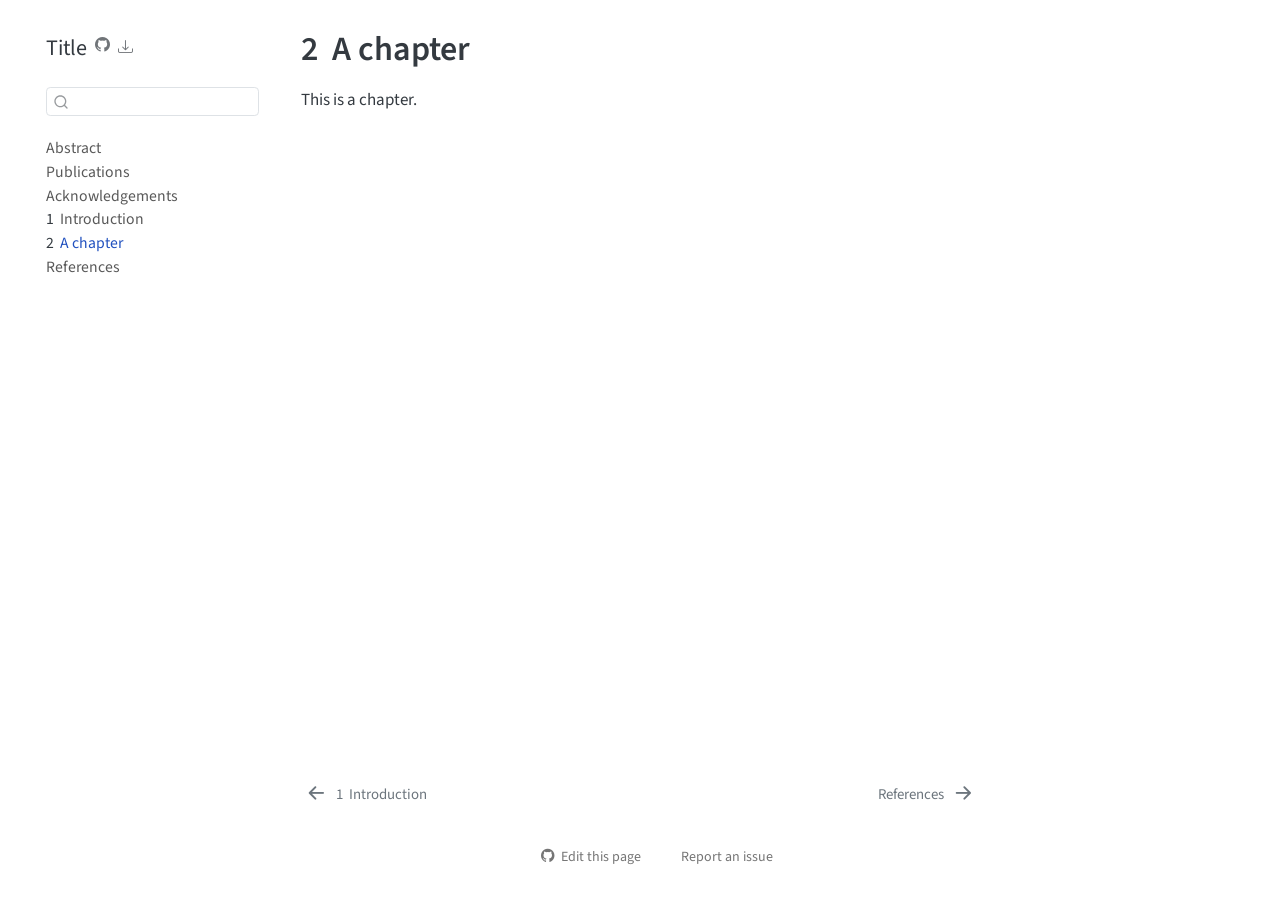
<file: chapters/02-chapter-2.html>
<!DOCTYPE html>
<html xmlns="http://www.w3.org/1999/xhtml" lang="en" xml:lang="en"><head>

<meta charset="utf-8">
<meta name="generator" content="quarto-1.6.39">

<meta name="viewport" content="width=device-width, initial-scale=1.0, user-scalable=yes">


<title>2&nbsp; A chapter – Title</title>
<style>
code{white-space: pre-wrap;}
span.smallcaps{font-variant: small-caps;}
div.columns{display: flex; gap: min(4vw, 1.5em);}
div.column{flex: auto; overflow-x: auto;}
div.hanging-indent{margin-left: 1.5em; text-indent: -1.5em;}
ul.task-list{list-style: none;}
ul.task-list li input[type="checkbox"] {
  width: 0.8em;
  margin: 0 0.8em 0.2em -1em; /* quarto-specific, see https://github.com/quarto-dev/quarto-cli/issues/4556 */ 
  vertical-align: middle;
}
</style>


<script src="../site_libs/quarto-nav/quarto-nav.js"></script>
<script src="../site_libs/quarto-nav/headroom.min.js"></script>
<script src="../site_libs/clipboard/clipboard.min.js"></script>
<script src="../site_libs/quarto-search/autocomplete.umd.js"></script>
<script src="../site_libs/quarto-search/fuse.min.js"></script>
<script src="../site_libs/quarto-search/quarto-search.js"></script>
<meta name="quarto:offset" content="../">
<link href="../references.html" rel="next">
<link href="../chapters/01-introduction.html" rel="prev">
<script src="../site_libs/quarto-html/quarto.js"></script>
<script src="../site_libs/quarto-html/popper.min.js"></script>
<script src="../site_libs/quarto-html/tippy.umd.min.js"></script>
<script src="../site_libs/quarto-html/anchor.min.js"></script>
<link href="../site_libs/quarto-html/tippy.css" rel="stylesheet">
<link href="../site_libs/quarto-html/quarto-syntax-highlighting-e26003cea8cd680ca0c55a263523d882.css" rel="stylesheet" id="quarto-text-highlighting-styles">
<script src="../site_libs/bootstrap/bootstrap.min.js"></script>
<link href="../site_libs/bootstrap/bootstrap-icons.css" rel="stylesheet">
<link href="../site_libs/bootstrap/bootstrap-7c10f6ca3ec956ee99595c623c3a2cbb.min.css" rel="stylesheet" append-hash="true" id="quarto-bootstrap" data-mode="light">
<script id="quarto-search-options" type="application/json">{
  "location": "sidebar",
  "copy-button": false,
  "collapse-after": 3,
  "panel-placement": "start",
  "type": "textbox",
  "limit": 50,
  "keyboard-shortcut": [
    "f",
    "/",
    "s"
  ],
  "show-item-context": false,
  "language": {
    "search-no-results-text": "No results",
    "search-matching-documents-text": "matching documents",
    "search-copy-link-title": "Copy link to search",
    "search-hide-matches-text": "Hide additional matches",
    "search-more-match-text": "more match in this document",
    "search-more-matches-text": "more matches in this document",
    "search-clear-button-title": "Clear",
    "search-text-placeholder": "",
    "search-detached-cancel-button-title": "Cancel",
    "search-submit-button-title": "Submit",
    "search-label": "Search"
  }
}</script>
<script async="" src="https://hypothes.is/embed.js"></script>
<script>
  window.document.addEventListener("DOMContentLoaded", function (_event) {
    document.body.classList.add('hypothesis-enabled');
  });
</script>


</head>

<body class="nav-sidebar floating">

<div id="quarto-search-results"></div>
  <header id="quarto-header" class="headroom fixed-top">
  <nav class="quarto-secondary-nav">
    <div class="container-fluid d-flex">
      <button type="button" class="quarto-btn-toggle btn" data-bs-toggle="collapse" role="button" data-bs-target=".quarto-sidebar-collapse-item" aria-controls="quarto-sidebar" aria-expanded="false" aria-label="Toggle sidebar navigation" onclick="if (window.quartoToggleHeadroom) { window.quartoToggleHeadroom(); }">
        <i class="bi bi-layout-text-sidebar-reverse"></i>
      </button>
        <nav class="quarto-page-breadcrumbs" aria-label="breadcrumb"><ol class="breadcrumb"><li class="breadcrumb-item"><a href="../chapters/02-chapter-2.html"><span class="chapter-number">2</span>&nbsp; <span class="chapter-title">A chapter</span></a></li></ol></nav>
        <a class="flex-grow-1" role="navigation" data-bs-toggle="collapse" data-bs-target=".quarto-sidebar-collapse-item" aria-controls="quarto-sidebar" aria-expanded="false" aria-label="Toggle sidebar navigation" onclick="if (window.quartoToggleHeadroom) { window.quartoToggleHeadroom(); }">      
        </a>
      <button type="button" class="btn quarto-search-button" aria-label="Search" onclick="window.quartoOpenSearch();">
        <i class="bi bi-search"></i>
      </button>
    </div>
  </nav>
</header>
<!-- content -->
<div id="quarto-content" class="quarto-container page-columns page-rows-contents page-layout-article">
<!-- sidebar -->
  <nav id="quarto-sidebar" class="sidebar collapse collapse-horizontal quarto-sidebar-collapse-item sidebar-navigation floating overflow-auto">
    <div class="pt-lg-2 mt-2 text-left sidebar-header">
    <div class="sidebar-title mb-0 py-0">
      <a href="../">Title</a> 
        <div class="sidebar-tools-main">
    <a href="https://github.com/haiiliin/quarto-polyu-thesis" title="Source Code" class="quarto-navigation-tool px-1" aria-label="Source Code"><i class="bi bi-github"></i></a>
    <div class="dropdown">
      <a href="" title="Download" id="quarto-navigation-tool-dropdown-0" class="quarto-navigation-tool dropdown-toggle px-1" data-bs-toggle="dropdown" aria-expanded="false" role="link" aria-label="Download"><i class="bi bi-download"></i></a>
      <ul class="dropdown-menu" aria-labelledby="quarto-navigation-tool-dropdown-0">
          <li>
            <a class="dropdown-item sidebar-tools-main-item" href="../polyu-thesis.pdf">
              <i class="bi bi-file-pdf pe-1"></i>
            Download PDF
            </a>
          </li>
          <li>
            <a class="dropdown-item sidebar-tools-main-item" href="../polyu-thesis.docx">
              <i class="bi bi-file-word pe-1"></i>
            Download Docx
            </a>
          </li>
      </ul>
    </div>
</div>
    </div>
      </div>
        <div class="mt-2 flex-shrink-0 align-items-center">
        <div class="sidebar-search">
        <div id="quarto-search" class="" title="Search"></div>
        </div>
        </div>
    <div class="sidebar-menu-container"> 
    <ul class="list-unstyled mt-1">
        <li class="sidebar-item">
  <div class="sidebar-item-container"> 
  <a href="../index.html" class="sidebar-item-text sidebar-link">
 <span class="menu-text">Abstract</span></a>
  </div>
</li>
        <li class="sidebar-item">
  <div class="sidebar-item-container"> 
  <a href="../publications.html" class="sidebar-item-text sidebar-link">
 <span class="menu-text">Publications</span></a>
  </div>
</li>
        <li class="sidebar-item">
  <div class="sidebar-item-container"> 
  <a href="../acknowledgements.html" class="sidebar-item-text sidebar-link">
 <span class="menu-text">Acknowledgements</span></a>
  </div>
</li>
        <li class="sidebar-item">
  <div class="sidebar-item-container"> 
  <a href="../chapters/01-introduction.html" class="sidebar-item-text sidebar-link">
 <span class="menu-text"><span class="chapter-number">1</span>&nbsp; <span class="chapter-title">Introduction</span></span></a>
  </div>
</li>
        <li class="sidebar-item">
  <div class="sidebar-item-container"> 
  <a href="../chapters/02-chapter-2.html" class="sidebar-item-text sidebar-link active">
 <span class="menu-text"><span class="chapter-number">2</span>&nbsp; <span class="chapter-title">A chapter</span></span></a>
  </div>
</li>
        <li class="sidebar-item">
  <div class="sidebar-item-container"> 
  <a href="../references.html" class="sidebar-item-text sidebar-link">
 <span class="menu-text">References</span></a>
  </div>
</li>
    </ul>
    </div>
</nav>
<div id="quarto-sidebar-glass" class="quarto-sidebar-collapse-item" data-bs-toggle="collapse" data-bs-target=".quarto-sidebar-collapse-item"></div>
<!-- margin-sidebar -->
    <div id="quarto-margin-sidebar" class="sidebar margin-sidebar zindex-bottom">
        
    </div>
<!-- main -->
<main class="content" id="quarto-document-content">

<header id="title-block-header" class="quarto-title-block default">
<div class="quarto-title">
<h1 class="title"><span class="chapter-number">2</span>&nbsp; <span class="chapter-title">A chapter</span></h1>
</div>



<div class="quarto-title-meta">

    
  
    
  </div>
  


</header>


<p>This is a chapter.</p>
<div style="page-break-after: always;"></div>



</main> <!-- /main -->
<script id="quarto-html-after-body" type="application/javascript">
window.document.addEventListener("DOMContentLoaded", function (event) {
  const toggleBodyColorMode = (bsSheetEl) => {
    const mode = bsSheetEl.getAttribute("data-mode");
    const bodyEl = window.document.querySelector("body");
    if (mode === "dark") {
      bodyEl.classList.add("quarto-dark");
      bodyEl.classList.remove("quarto-light");
    } else {
      bodyEl.classList.add("quarto-light");
      bodyEl.classList.remove("quarto-dark");
    }
  }
  const toggleBodyColorPrimary = () => {
    const bsSheetEl = window.document.querySelector("link#quarto-bootstrap");
    if (bsSheetEl) {
      toggleBodyColorMode(bsSheetEl);
    }
  }
  toggleBodyColorPrimary();  
  const icon = "";
  const anchorJS = new window.AnchorJS();
  anchorJS.options = {
    placement: 'right',
    icon: icon
  };
  anchorJS.add('.anchored');
  const isCodeAnnotation = (el) => {
    for (const clz of el.classList) {
      if (clz.startsWith('code-annotation-')) {                     
        return true;
      }
    }
    return false;
  }
  const onCopySuccess = function(e) {
    // button target
    const button = e.trigger;
    // don't keep focus
    button.blur();
    // flash "checked"
    button.classList.add('code-copy-button-checked');
    var currentTitle = button.getAttribute("title");
    button.setAttribute("title", "Copied!");
    let tooltip;
    if (window.bootstrap) {
      button.setAttribute("data-bs-toggle", "tooltip");
      button.setAttribute("data-bs-placement", "left");
      button.setAttribute("data-bs-title", "Copied!");
      tooltip = new bootstrap.Tooltip(button, 
        { trigger: "manual", 
          customClass: "code-copy-button-tooltip",
          offset: [0, -8]});
      tooltip.show();    
    }
    setTimeout(function() {
      if (tooltip) {
        tooltip.hide();
        button.removeAttribute("data-bs-title");
        button.removeAttribute("data-bs-toggle");
        button.removeAttribute("data-bs-placement");
      }
      button.setAttribute("title", currentTitle);
      button.classList.remove('code-copy-button-checked');
    }, 1000);
    // clear code selection
    e.clearSelection();
  }
  const getTextToCopy = function(trigger) {
      const codeEl = trigger.previousElementSibling.cloneNode(true);
      for (const childEl of codeEl.children) {
        if (isCodeAnnotation(childEl)) {
          childEl.remove();
        }
      }
      return codeEl.innerText;
  }
  const clipboard = new window.ClipboardJS('.code-copy-button:not([data-in-quarto-modal])', {
    text: getTextToCopy
  });
  clipboard.on('success', onCopySuccess);
  if (window.document.getElementById('quarto-embedded-source-code-modal')) {
    const clipboardModal = new window.ClipboardJS('.code-copy-button[data-in-quarto-modal]', {
      text: getTextToCopy,
      container: window.document.getElementById('quarto-embedded-source-code-modal')
    });
    clipboardModal.on('success', onCopySuccess);
  }
    var localhostRegex = new RegExp(/^(?:http|https):\/\/localhost\:?[0-9]*\//);
    var mailtoRegex = new RegExp(/^mailto:/);
      var filterRegex = new RegExp('/' + window.location.host + '/');
    var isInternal = (href) => {
        return filterRegex.test(href) || localhostRegex.test(href) || mailtoRegex.test(href);
    }
    // Inspect non-navigation links and adorn them if external
 	var links = window.document.querySelectorAll('a[href]:not(.nav-link):not(.navbar-brand):not(.toc-action):not(.sidebar-link):not(.sidebar-item-toggle):not(.pagination-link):not(.no-external):not([aria-hidden]):not(.dropdown-item):not(.quarto-navigation-tool):not(.about-link)');
    for (var i=0; i<links.length; i++) {
      const link = links[i];
      if (!isInternal(link.href)) {
        // undo the damage that might have been done by quarto-nav.js in the case of
        // links that we want to consider external
        if (link.dataset.originalHref !== undefined) {
          link.href = link.dataset.originalHref;
        }
          // target, if specified
          link.setAttribute("target", "_blank");
          if (link.getAttribute("rel") === null) {
            link.setAttribute("rel", "noopener");
          }
      }
    }
  function tippyHover(el, contentFn, onTriggerFn, onUntriggerFn) {
    const config = {
      allowHTML: true,
      maxWidth: 500,
      delay: 100,
      arrow: false,
      appendTo: function(el) {
          return el.parentElement;
      },
      interactive: true,
      interactiveBorder: 10,
      theme: 'quarto',
      placement: 'bottom-start',
    };
    if (contentFn) {
      config.content = contentFn;
    }
    if (onTriggerFn) {
      config.onTrigger = onTriggerFn;
    }
    if (onUntriggerFn) {
      config.onUntrigger = onUntriggerFn;
    }
    window.tippy(el, config); 
  }
  const noterefs = window.document.querySelectorAll('a[role="doc-noteref"]');
  for (var i=0; i<noterefs.length; i++) {
    const ref = noterefs[i];
    tippyHover(ref, function() {
      // use id or data attribute instead here
      let href = ref.getAttribute('data-footnote-href') || ref.getAttribute('href');
      try { href = new URL(href).hash; } catch {}
      const id = href.replace(/^#\/?/, "");
      const note = window.document.getElementById(id);
      if (note) {
        return note.innerHTML;
      } else {
        return "";
      }
    });
  }
  const xrefs = window.document.querySelectorAll('a.quarto-xref');
  const processXRef = (id, note) => {
    // Strip column container classes
    const stripColumnClz = (el) => {
      el.classList.remove("page-full", "page-columns");
      if (el.children) {
        for (const child of el.children) {
          stripColumnClz(child);
        }
      }
    }
    stripColumnClz(note)
    if (id === null || id.startsWith('sec-')) {
      // Special case sections, only their first couple elements
      const container = document.createElement("div");
      if (note.children && note.children.length > 2) {
        container.appendChild(note.children[0].cloneNode(true));
        for (let i = 1; i < note.children.length; i++) {
          const child = note.children[i];
          if (child.tagName === "P" && child.innerText === "") {
            continue;
          } else {
            container.appendChild(child.cloneNode(true));
            break;
          }
        }
        if (window.Quarto?.typesetMath) {
          window.Quarto.typesetMath(container);
        }
        return container.innerHTML
      } else {
        if (window.Quarto?.typesetMath) {
          window.Quarto.typesetMath(note);
        }
        return note.innerHTML;
      }
    } else {
      // Remove any anchor links if they are present
      const anchorLink = note.querySelector('a.anchorjs-link');
      if (anchorLink) {
        anchorLink.remove();
      }
      if (window.Quarto?.typesetMath) {
        window.Quarto.typesetMath(note);
      }
      if (note.classList.contains("callout")) {
        return note.outerHTML;
      } else {
        return note.innerHTML;
      }
    }
  }
  for (var i=0; i<xrefs.length; i++) {
    const xref = xrefs[i];
    tippyHover(xref, undefined, function(instance) {
      instance.disable();
      let url = xref.getAttribute('href');
      let hash = undefined; 
      if (url.startsWith('#')) {
        hash = url;
      } else {
        try { hash = new URL(url).hash; } catch {}
      }
      if (hash) {
        const id = hash.replace(/^#\/?/, "");
        const note = window.document.getElementById(id);
        if (note !== null) {
          try {
            const html = processXRef(id, note.cloneNode(true));
            instance.setContent(html);
          } finally {
            instance.enable();
            instance.show();
          }
        } else {
          // See if we can fetch this
          fetch(url.split('#')[0])
          .then(res => res.text())
          .then(html => {
            const parser = new DOMParser();
            const htmlDoc = parser.parseFromString(html, "text/html");
            const note = htmlDoc.getElementById(id);
            if (note !== null) {
              const html = processXRef(id, note);
              instance.setContent(html);
            } 
          }).finally(() => {
            instance.enable();
            instance.show();
          });
        }
      } else {
        // See if we can fetch a full url (with no hash to target)
        // This is a special case and we should probably do some content thinning / targeting
        fetch(url)
        .then(res => res.text())
        .then(html => {
          const parser = new DOMParser();
          const htmlDoc = parser.parseFromString(html, "text/html");
          const note = htmlDoc.querySelector('main.content');
          if (note !== null) {
            // This should only happen for chapter cross references
            // (since there is no id in the URL)
            // remove the first header
            if (note.children.length > 0 && note.children[0].tagName === "HEADER") {
              note.children[0].remove();
            }
            const html = processXRef(null, note);
            instance.setContent(html);
          } 
        }).finally(() => {
          instance.enable();
          instance.show();
        });
      }
    }, function(instance) {
    });
  }
      let selectedAnnoteEl;
      const selectorForAnnotation = ( cell, annotation) => {
        let cellAttr = 'data-code-cell="' + cell + '"';
        let lineAttr = 'data-code-annotation="' +  annotation + '"';
        const selector = 'span[' + cellAttr + '][' + lineAttr + ']';
        return selector;
      }
      const selectCodeLines = (annoteEl) => {
        const doc = window.document;
        const targetCell = annoteEl.getAttribute("data-target-cell");
        const targetAnnotation = annoteEl.getAttribute("data-target-annotation");
        const annoteSpan = window.document.querySelector(selectorForAnnotation(targetCell, targetAnnotation));
        const lines = annoteSpan.getAttribute("data-code-lines").split(",");
        const lineIds = lines.map((line) => {
          return targetCell + "-" + line;
        })
        let top = null;
        let height = null;
        let parent = null;
        if (lineIds.length > 0) {
            //compute the position of the single el (top and bottom and make a div)
            const el = window.document.getElementById(lineIds[0]);
            top = el.offsetTop;
            height = el.offsetHeight;
            parent = el.parentElement.parentElement;
          if (lineIds.length > 1) {
            const lastEl = window.document.getElementById(lineIds[lineIds.length - 1]);
            const bottom = lastEl.offsetTop + lastEl.offsetHeight;
            height = bottom - top;
          }
          if (top !== null && height !== null && parent !== null) {
            // cook up a div (if necessary) and position it 
            let div = window.document.getElementById("code-annotation-line-highlight");
            if (div === null) {
              div = window.document.createElement("div");
              div.setAttribute("id", "code-annotation-line-highlight");
              div.style.position = 'absolute';
              parent.appendChild(div);
            }
            div.style.top = top - 2 + "px";
            div.style.height = height + 4 + "px";
            div.style.left = 0;
            let gutterDiv = window.document.getElementById("code-annotation-line-highlight-gutter");
            if (gutterDiv === null) {
              gutterDiv = window.document.createElement("div");
              gutterDiv.setAttribute("id", "code-annotation-line-highlight-gutter");
              gutterDiv.style.position = 'absolute';
              const codeCell = window.document.getElementById(targetCell);
              const gutter = codeCell.querySelector('.code-annotation-gutter');
              gutter.appendChild(gutterDiv);
            }
            gutterDiv.style.top = top - 2 + "px";
            gutterDiv.style.height = height + 4 + "px";
          }
          selectedAnnoteEl = annoteEl;
        }
      };
      const unselectCodeLines = () => {
        const elementsIds = ["code-annotation-line-highlight", "code-annotation-line-highlight-gutter"];
        elementsIds.forEach((elId) => {
          const div = window.document.getElementById(elId);
          if (div) {
            div.remove();
          }
        });
        selectedAnnoteEl = undefined;
      };
        // Handle positioning of the toggle
    window.addEventListener(
      "resize",
      throttle(() => {
        elRect = undefined;
        if (selectedAnnoteEl) {
          selectCodeLines(selectedAnnoteEl);
        }
      }, 10)
    );
    function throttle(fn, ms) {
    let throttle = false;
    let timer;
      return (...args) => {
        if(!throttle) { // first call gets through
            fn.apply(this, args);
            throttle = true;
        } else { // all the others get throttled
            if(timer) clearTimeout(timer); // cancel #2
            timer = setTimeout(() => {
              fn.apply(this, args);
              timer = throttle = false;
            }, ms);
        }
      };
    }
      // Attach click handler to the DT
      const annoteDls = window.document.querySelectorAll('dt[data-target-cell]');
      for (const annoteDlNode of annoteDls) {
        annoteDlNode.addEventListener('click', (event) => {
          const clickedEl = event.target;
          if (clickedEl !== selectedAnnoteEl) {
            unselectCodeLines();
            const activeEl = window.document.querySelector('dt[data-target-cell].code-annotation-active');
            if (activeEl) {
              activeEl.classList.remove('code-annotation-active');
            }
            selectCodeLines(clickedEl);
            clickedEl.classList.add('code-annotation-active');
          } else {
            // Unselect the line
            unselectCodeLines();
            clickedEl.classList.remove('code-annotation-active');
          }
        });
      }
  const findCites = (el) => {
    const parentEl = el.parentElement;
    if (parentEl) {
      const cites = parentEl.dataset.cites;
      if (cites) {
        return {
          el,
          cites: cites.split(' ')
        };
      } else {
        return findCites(el.parentElement)
      }
    } else {
      return undefined;
    }
  };
  var bibliorefs = window.document.querySelectorAll('a[role="doc-biblioref"]');
  for (var i=0; i<bibliorefs.length; i++) {
    const ref = bibliorefs[i];
    const citeInfo = findCites(ref);
    if (citeInfo) {
      tippyHover(citeInfo.el, function() {
        var popup = window.document.createElement('div');
        citeInfo.cites.forEach(function(cite) {
          var citeDiv = window.document.createElement('div');
          citeDiv.classList.add('hanging-indent');
          citeDiv.classList.add('csl-entry');
          var biblioDiv = window.document.getElementById('ref-' + cite);
          if (biblioDiv) {
            citeDiv.innerHTML = biblioDiv.innerHTML;
          }
          popup.appendChild(citeDiv);
        });
        return popup.innerHTML;
      });
    }
  }
});
</script>
<nav class="page-navigation">
  <div class="nav-page nav-page-previous">
      <a href="../chapters/01-introduction.html" class="pagination-link" aria-label="Introduction">
        <i class="bi bi-arrow-left-short"></i> <span class="nav-page-text"><span class="chapter-number">1</span>&nbsp; <span class="chapter-title">Introduction</span></span>
      </a>          
  </div>
  <div class="nav-page nav-page-next">
      <a href="../references.html" class="pagination-link" aria-label="References">
        <span class="nav-page-text">References</span> <i class="bi bi-arrow-right-short"></i>
      </a>
  </div>
</nav>
</div> <!-- /content -->




<footer class="footer"><div class="nav-footer"><div class="nav-footer-center"><div class="toc-actions"><ul><li><a href="https://github.com/haiiliin/quarto-polyu-thesis/edit/main/chapters/02-chapter-2.qmd" class="toc-action"><i class="bi bi-github"></i>Edit this page</a></li><li><a href="https://github.com/haiiliin/quarto-polyu-thesis/issues/new" class="toc-action"><i class="bi empty"></i>Report an issue</a></li></ul></div></div></div></footer></body></html>
</file>
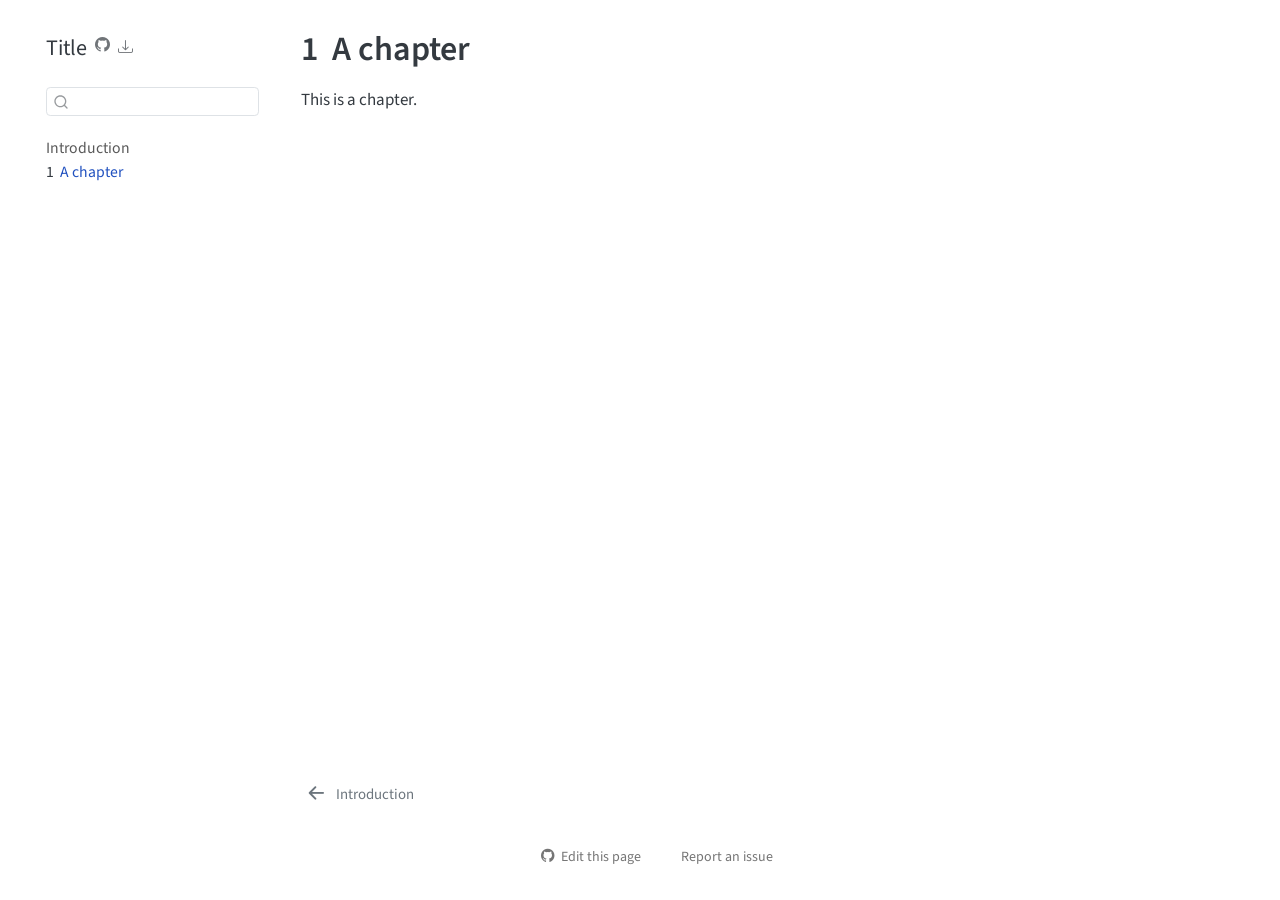
<file: chapters/chapter-1.html>
<!DOCTYPE html>
<html xmlns="http://www.w3.org/1999/xhtml" lang="en" xml:lang="en"><head>

<meta charset="utf-8">
<meta name="generator" content="quarto-1.6.39">

<meta name="viewport" content="width=device-width, initial-scale=1.0, user-scalable=yes">


<title>1&nbsp; A chapter – Title</title>
<style>
code{white-space: pre-wrap;}
span.smallcaps{font-variant: small-caps;}
div.columns{display: flex; gap: min(4vw, 1.5em);}
div.column{flex: auto; overflow-x: auto;}
div.hanging-indent{margin-left: 1.5em; text-indent: -1.5em;}
ul.task-list{list-style: none;}
ul.task-list li input[type="checkbox"] {
  width: 0.8em;
  margin: 0 0.8em 0.2em -1em; /* quarto-specific, see https://github.com/quarto-dev/quarto-cli/issues/4556 */ 
  vertical-align: middle;
}
</style>


<script src="../site_libs/quarto-nav/quarto-nav.js"></script>
<script src="../site_libs/quarto-nav/headroom.min.js"></script>
<script src="../site_libs/clipboard/clipboard.min.js"></script>
<script src="../site_libs/quarto-search/autocomplete.umd.js"></script>
<script src="../site_libs/quarto-search/fuse.min.js"></script>
<script src="../site_libs/quarto-search/quarto-search.js"></script>
<meta name="quarto:offset" content="../">
<link href="../index.html" rel="prev">
<script src="../site_libs/quarto-html/quarto.js"></script>
<script src="../site_libs/quarto-html/popper.min.js"></script>
<script src="../site_libs/quarto-html/tippy.umd.min.js"></script>
<script src="../site_libs/quarto-html/anchor.min.js"></script>
<link href="../site_libs/quarto-html/tippy.css" rel="stylesheet">
<link href="../site_libs/quarto-html/quarto-syntax-highlighting-e26003cea8cd680ca0c55a263523d882.css" rel="stylesheet" id="quarto-text-highlighting-styles">
<script src="../site_libs/bootstrap/bootstrap.min.js"></script>
<link href="../site_libs/bootstrap/bootstrap-icons.css" rel="stylesheet">
<link href="../site_libs/bootstrap/bootstrap-78faf54a06e50be45dc6d83ab59297a7.min.css" rel="stylesheet" append-hash="true" id="quarto-bootstrap" data-mode="light">
<script id="quarto-search-options" type="application/json">{
  "location": "sidebar",
  "copy-button": false,
  "collapse-after": 3,
  "panel-placement": "start",
  "type": "textbox",
  "limit": 50,
  "keyboard-shortcut": [
    "f",
    "/",
    "s"
  ],
  "show-item-context": false,
  "language": {
    "search-no-results-text": "No results",
    "search-matching-documents-text": "matching documents",
    "search-copy-link-title": "Copy link to search",
    "search-hide-matches-text": "Hide additional matches",
    "search-more-match-text": "more match in this document",
    "search-more-matches-text": "more matches in this document",
    "search-clear-button-title": "Clear",
    "search-text-placeholder": "",
    "search-detached-cancel-button-title": "Cancel",
    "search-submit-button-title": "Submit",
    "search-label": "Search"
  }
}</script>
<script async="" src="https://hypothes.is/embed.js"></script>
<script>
  window.document.addEventListener("DOMContentLoaded", function (_event) {
    document.body.classList.add('hypothesis-enabled');
  });
</script>


</head>

<body class="nav-sidebar floating">

<div id="quarto-search-results"></div>
  <header id="quarto-header" class="headroom fixed-top">
  <nav class="quarto-secondary-nav">
    <div class="container-fluid d-flex">
      <button type="button" class="quarto-btn-toggle btn" data-bs-toggle="collapse" role="button" data-bs-target=".quarto-sidebar-collapse-item" aria-controls="quarto-sidebar" aria-expanded="false" aria-label="Toggle sidebar navigation" onclick="if (window.quartoToggleHeadroom) { window.quartoToggleHeadroom(); }">
        <i class="bi bi-layout-text-sidebar-reverse"></i>
      </button>
        <nav class="quarto-page-breadcrumbs" aria-label="breadcrumb"><ol class="breadcrumb"><li class="breadcrumb-item"><a href="../chapters/chapter-1.html"><span class="chapter-number">1</span>&nbsp; <span class="chapter-title">A chapter</span></a></li></ol></nav>
        <a class="flex-grow-1" role="navigation" data-bs-toggle="collapse" data-bs-target=".quarto-sidebar-collapse-item" aria-controls="quarto-sidebar" aria-expanded="false" aria-label="Toggle sidebar navigation" onclick="if (window.quartoToggleHeadroom) { window.quartoToggleHeadroom(); }">      
        </a>
      <button type="button" class="btn quarto-search-button" aria-label="Search" onclick="window.quartoOpenSearch();">
        <i class="bi bi-search"></i>
      </button>
    </div>
  </nav>
</header>
<!-- content -->
<div id="quarto-content" class="quarto-container page-columns page-rows-contents page-layout-article">
<!-- sidebar -->
  <nav id="quarto-sidebar" class="sidebar collapse collapse-horizontal quarto-sidebar-collapse-item sidebar-navigation floating overflow-auto">
    <div class="pt-lg-2 mt-2 text-left sidebar-header">
    <div class="sidebar-title mb-0 py-0">
      <a href="../">Title</a> 
        <div class="sidebar-tools-main">
    <a href="https://github.com/haiiliin/quarto-polyu-thesis" title="Source Code" class="quarto-navigation-tool px-1" aria-label="Source Code"><i class="bi bi-github"></i></a>
    <div class="dropdown">
      <a href="" title="Download" id="quarto-navigation-tool-dropdown-0" class="quarto-navigation-tool dropdown-toggle px-1" data-bs-toggle="dropdown" aria-expanded="false" role="link" aria-label="Download"><i class="bi bi-download"></i></a>
      <ul class="dropdown-menu" aria-labelledby="quarto-navigation-tool-dropdown-0">
          <li>
            <a class="dropdown-item sidebar-tools-main-item" href="../polyu-thesis.pdf">
              <i class="bi bi-file-pdf pe-1"></i>
            Download PDF
            </a>
          </li>
          <li>
            <a class="dropdown-item sidebar-tools-main-item" href="../polyu-thesis.docx">
              <i class="bi bi-file-word pe-1"></i>
            Download Docx
            </a>
          </li>
      </ul>
    </div>
</div>
    </div>
      </div>
        <div class="mt-2 flex-shrink-0 align-items-center">
        <div class="sidebar-search">
        <div id="quarto-search" class="" title="Search"></div>
        </div>
        </div>
    <div class="sidebar-menu-container"> 
    <ul class="list-unstyled mt-1">
        <li class="sidebar-item">
  <div class="sidebar-item-container"> 
  <a href="../index.html" class="sidebar-item-text sidebar-link">
 <span class="menu-text">Introduction</span></a>
  </div>
</li>
        <li class="sidebar-item">
  <div class="sidebar-item-container"> 
  <a href="../chapters/chapter-1.html" class="sidebar-item-text sidebar-link active">
 <span class="menu-text"><span class="chapter-number">1</span>&nbsp; <span class="chapter-title">A chapter</span></span></a>
  </div>
</li>
    </ul>
    </div>
</nav>
<div id="quarto-sidebar-glass" class="quarto-sidebar-collapse-item" data-bs-toggle="collapse" data-bs-target=".quarto-sidebar-collapse-item"></div>
<!-- margin-sidebar -->
    <div id="quarto-margin-sidebar" class="sidebar margin-sidebar zindex-bottom">
        
    </div>
<!-- main -->
<main class="content" id="quarto-document-content">

<header id="title-block-header" class="quarto-title-block default">
<div class="quarto-title">
<h1 class="title"><span class="chapter-number">1</span>&nbsp; <span class="chapter-title">A chapter</span></h1>
</div>



<div class="quarto-title-meta">

    
  
    
  </div>
  


</header>


<p>This is a chapter.</p>



</main> <!-- /main -->
<script id="quarto-html-after-body" type="application/javascript">
window.document.addEventListener("DOMContentLoaded", function (event) {
  const toggleBodyColorMode = (bsSheetEl) => {
    const mode = bsSheetEl.getAttribute("data-mode");
    const bodyEl = window.document.querySelector("body");
    if (mode === "dark") {
      bodyEl.classList.add("quarto-dark");
      bodyEl.classList.remove("quarto-light");
    } else {
      bodyEl.classList.add("quarto-light");
      bodyEl.classList.remove("quarto-dark");
    }
  }
  const toggleBodyColorPrimary = () => {
    const bsSheetEl = window.document.querySelector("link#quarto-bootstrap");
    if (bsSheetEl) {
      toggleBodyColorMode(bsSheetEl);
    }
  }
  toggleBodyColorPrimary();  
  const icon = "";
  const anchorJS = new window.AnchorJS();
  anchorJS.options = {
    placement: 'right',
    icon: icon
  };
  anchorJS.add('.anchored');
  const isCodeAnnotation = (el) => {
    for (const clz of el.classList) {
      if (clz.startsWith('code-annotation-')) {                     
        return true;
      }
    }
    return false;
  }
  const onCopySuccess = function(e) {
    // button target
    const button = e.trigger;
    // don't keep focus
    button.blur();
    // flash "checked"
    button.classList.add('code-copy-button-checked');
    var currentTitle = button.getAttribute("title");
    button.setAttribute("title", "Copied!");
    let tooltip;
    if (window.bootstrap) {
      button.setAttribute("data-bs-toggle", "tooltip");
      button.setAttribute("data-bs-placement", "left");
      button.setAttribute("data-bs-title", "Copied!");
      tooltip = new bootstrap.Tooltip(button, 
        { trigger: "manual", 
          customClass: "code-copy-button-tooltip",
          offset: [0, -8]});
      tooltip.show();    
    }
    setTimeout(function() {
      if (tooltip) {
        tooltip.hide();
        button.removeAttribute("data-bs-title");
        button.removeAttribute("data-bs-toggle");
        button.removeAttribute("data-bs-placement");
      }
      button.setAttribute("title", currentTitle);
      button.classList.remove('code-copy-button-checked');
    }, 1000);
    // clear code selection
    e.clearSelection();
  }
  const getTextToCopy = function(trigger) {
      const codeEl = trigger.previousElementSibling.cloneNode(true);
      for (const childEl of codeEl.children) {
        if (isCodeAnnotation(childEl)) {
          childEl.remove();
        }
      }
      return codeEl.innerText;
  }
  const clipboard = new window.ClipboardJS('.code-copy-button:not([data-in-quarto-modal])', {
    text: getTextToCopy
  });
  clipboard.on('success', onCopySuccess);
  if (window.document.getElementById('quarto-embedded-source-code-modal')) {
    const clipboardModal = new window.ClipboardJS('.code-copy-button[data-in-quarto-modal]', {
      text: getTextToCopy,
      container: window.document.getElementById('quarto-embedded-source-code-modal')
    });
    clipboardModal.on('success', onCopySuccess);
  }
    var localhostRegex = new RegExp(/^(?:http|https):\/\/localhost\:?[0-9]*\//);
    var mailtoRegex = new RegExp(/^mailto:/);
      var filterRegex = new RegExp('/' + window.location.host + '/');
    var isInternal = (href) => {
        return filterRegex.test(href) || localhostRegex.test(href) || mailtoRegex.test(href);
    }
    // Inspect non-navigation links and adorn them if external
 	var links = window.document.querySelectorAll('a[href]:not(.nav-link):not(.navbar-brand):not(.toc-action):not(.sidebar-link):not(.sidebar-item-toggle):not(.pagination-link):not(.no-external):not([aria-hidden]):not(.dropdown-item):not(.quarto-navigation-tool):not(.about-link)');
    for (var i=0; i<links.length; i++) {
      const link = links[i];
      if (!isInternal(link.href)) {
        // undo the damage that might have been done by quarto-nav.js in the case of
        // links that we want to consider external
        if (link.dataset.originalHref !== undefined) {
          link.href = link.dataset.originalHref;
        }
          // target, if specified
          link.setAttribute("target", "_blank");
          if (link.getAttribute("rel") === null) {
            link.setAttribute("rel", "noopener");
          }
      }
    }
  function tippyHover(el, contentFn, onTriggerFn, onUntriggerFn) {
    const config = {
      allowHTML: true,
      maxWidth: 500,
      delay: 100,
      arrow: false,
      appendTo: function(el) {
          return el.parentElement;
      },
      interactive: true,
      interactiveBorder: 10,
      theme: 'quarto',
      placement: 'bottom-start',
    };
    if (contentFn) {
      config.content = contentFn;
    }
    if (onTriggerFn) {
      config.onTrigger = onTriggerFn;
    }
    if (onUntriggerFn) {
      config.onUntrigger = onUntriggerFn;
    }
    window.tippy(el, config); 
  }
  const noterefs = window.document.querySelectorAll('a[role="doc-noteref"]');
  for (var i=0; i<noterefs.length; i++) {
    const ref = noterefs[i];
    tippyHover(ref, function() {
      // use id or data attribute instead here
      let href = ref.getAttribute('data-footnote-href') || ref.getAttribute('href');
      try { href = new URL(href).hash; } catch {}
      const id = href.replace(/^#\/?/, "");
      const note = window.document.getElementById(id);
      if (note) {
        return note.innerHTML;
      } else {
        return "";
      }
    });
  }
  const xrefs = window.document.querySelectorAll('a.quarto-xref');
  const processXRef = (id, note) => {
    // Strip column container classes
    const stripColumnClz = (el) => {
      el.classList.remove("page-full", "page-columns");
      if (el.children) {
        for (const child of el.children) {
          stripColumnClz(child);
        }
      }
    }
    stripColumnClz(note)
    if (id === null || id.startsWith('sec-')) {
      // Special case sections, only their first couple elements
      const container = document.createElement("div");
      if (note.children && note.children.length > 2) {
        container.appendChild(note.children[0].cloneNode(true));
        for (let i = 1; i < note.children.length; i++) {
          const child = note.children[i];
          if (child.tagName === "P" && child.innerText === "") {
            continue;
          } else {
            container.appendChild(child.cloneNode(true));
            break;
          }
        }
        if (window.Quarto?.typesetMath) {
          window.Quarto.typesetMath(container);
        }
        return container.innerHTML
      } else {
        if (window.Quarto?.typesetMath) {
          window.Quarto.typesetMath(note);
        }
        return note.innerHTML;
      }
    } else {
      // Remove any anchor links if they are present
      const anchorLink = note.querySelector('a.anchorjs-link');
      if (anchorLink) {
        anchorLink.remove();
      }
      if (window.Quarto?.typesetMath) {
        window.Quarto.typesetMath(note);
      }
      if (note.classList.contains("callout")) {
        return note.outerHTML;
      } else {
        return note.innerHTML;
      }
    }
  }
  for (var i=0; i<xrefs.length; i++) {
    const xref = xrefs[i];
    tippyHover(xref, undefined, function(instance) {
      instance.disable();
      let url = xref.getAttribute('href');
      let hash = undefined; 
      if (url.startsWith('#')) {
        hash = url;
      } else {
        try { hash = new URL(url).hash; } catch {}
      }
      if (hash) {
        const id = hash.replace(/^#\/?/, "");
        const note = window.document.getElementById(id);
        if (note !== null) {
          try {
            const html = processXRef(id, note.cloneNode(true));
            instance.setContent(html);
          } finally {
            instance.enable();
            instance.show();
          }
        } else {
          // See if we can fetch this
          fetch(url.split('#')[0])
          .then(res => res.text())
          .then(html => {
            const parser = new DOMParser();
            const htmlDoc = parser.parseFromString(html, "text/html");
            const note = htmlDoc.getElementById(id);
            if (note !== null) {
              const html = processXRef(id, note);
              instance.setContent(html);
            } 
          }).finally(() => {
            instance.enable();
            instance.show();
          });
        }
      } else {
        // See if we can fetch a full url (with no hash to target)
        // This is a special case and we should probably do some content thinning / targeting
        fetch(url)
        .then(res => res.text())
        .then(html => {
          const parser = new DOMParser();
          const htmlDoc = parser.parseFromString(html, "text/html");
          const note = htmlDoc.querySelector('main.content');
          if (note !== null) {
            // This should only happen for chapter cross references
            // (since there is no id in the URL)
            // remove the first header
            if (note.children.length > 0 && note.children[0].tagName === "HEADER") {
              note.children[0].remove();
            }
            const html = processXRef(null, note);
            instance.setContent(html);
          } 
        }).finally(() => {
          instance.enable();
          instance.show();
        });
      }
    }, function(instance) {
    });
  }
      let selectedAnnoteEl;
      const selectorForAnnotation = ( cell, annotation) => {
        let cellAttr = 'data-code-cell="' + cell + '"';
        let lineAttr = 'data-code-annotation="' +  annotation + '"';
        const selector = 'span[' + cellAttr + '][' + lineAttr + ']';
        return selector;
      }
      const selectCodeLines = (annoteEl) => {
        const doc = window.document;
        const targetCell = annoteEl.getAttribute("data-target-cell");
        const targetAnnotation = annoteEl.getAttribute("data-target-annotation");
        const annoteSpan = window.document.querySelector(selectorForAnnotation(targetCell, targetAnnotation));
        const lines = annoteSpan.getAttribute("data-code-lines").split(",");
        const lineIds = lines.map((line) => {
          return targetCell + "-" + line;
        })
        let top = null;
        let height = null;
        let parent = null;
        if (lineIds.length > 0) {
            //compute the position of the single el (top and bottom and make a div)
            const el = window.document.getElementById(lineIds[0]);
            top = el.offsetTop;
            height = el.offsetHeight;
            parent = el.parentElement.parentElement;
          if (lineIds.length > 1) {
            const lastEl = window.document.getElementById(lineIds[lineIds.length - 1]);
            const bottom = lastEl.offsetTop + lastEl.offsetHeight;
            height = bottom - top;
          }
          if (top !== null && height !== null && parent !== null) {
            // cook up a div (if necessary) and position it 
            let div = window.document.getElementById("code-annotation-line-highlight");
            if (div === null) {
              div = window.document.createElement("div");
              div.setAttribute("id", "code-annotation-line-highlight");
              div.style.position = 'absolute';
              parent.appendChild(div);
            }
            div.style.top = top - 2 + "px";
            div.style.height = height + 4 + "px";
            div.style.left = 0;
            let gutterDiv = window.document.getElementById("code-annotation-line-highlight-gutter");
            if (gutterDiv === null) {
              gutterDiv = window.document.createElement("div");
              gutterDiv.setAttribute("id", "code-annotation-line-highlight-gutter");
              gutterDiv.style.position = 'absolute';
              const codeCell = window.document.getElementById(targetCell);
              const gutter = codeCell.querySelector('.code-annotation-gutter');
              gutter.appendChild(gutterDiv);
            }
            gutterDiv.style.top = top - 2 + "px";
            gutterDiv.style.height = height + 4 + "px";
          }
          selectedAnnoteEl = annoteEl;
        }
      };
      const unselectCodeLines = () => {
        const elementsIds = ["code-annotation-line-highlight", "code-annotation-line-highlight-gutter"];
        elementsIds.forEach((elId) => {
          const div = window.document.getElementById(elId);
          if (div) {
            div.remove();
          }
        });
        selectedAnnoteEl = undefined;
      };
        // Handle positioning of the toggle
    window.addEventListener(
      "resize",
      throttle(() => {
        elRect = undefined;
        if (selectedAnnoteEl) {
          selectCodeLines(selectedAnnoteEl);
        }
      }, 10)
    );
    function throttle(fn, ms) {
    let throttle = false;
    let timer;
      return (...args) => {
        if(!throttle) { // first call gets through
            fn.apply(this, args);
            throttle = true;
        } else { // all the others get throttled
            if(timer) clearTimeout(timer); // cancel #2
            timer = setTimeout(() => {
              fn.apply(this, args);
              timer = throttle = false;
            }, ms);
        }
      };
    }
      // Attach click handler to the DT
      const annoteDls = window.document.querySelectorAll('dt[data-target-cell]');
      for (const annoteDlNode of annoteDls) {
        annoteDlNode.addEventListener('click', (event) => {
          const clickedEl = event.target;
          if (clickedEl !== selectedAnnoteEl) {
            unselectCodeLines();
            const activeEl = window.document.querySelector('dt[data-target-cell].code-annotation-active');
            if (activeEl) {
              activeEl.classList.remove('code-annotation-active');
            }
            selectCodeLines(clickedEl);
            clickedEl.classList.add('code-annotation-active');
          } else {
            // Unselect the line
            unselectCodeLines();
            clickedEl.classList.remove('code-annotation-active');
          }
        });
      }
  const findCites = (el) => {
    const parentEl = el.parentElement;
    if (parentEl) {
      const cites = parentEl.dataset.cites;
      if (cites) {
        return {
          el,
          cites: cites.split(' ')
        };
      } else {
        return findCites(el.parentElement)
      }
    } else {
      return undefined;
    }
  };
  var bibliorefs = window.document.querySelectorAll('a[role="doc-biblioref"]');
  for (var i=0; i<bibliorefs.length; i++) {
    const ref = bibliorefs[i];
    const citeInfo = findCites(ref);
    if (citeInfo) {
      tippyHover(citeInfo.el, function() {
        var popup = window.document.createElement('div');
        citeInfo.cites.forEach(function(cite) {
          var citeDiv = window.document.createElement('div');
          citeDiv.classList.add('hanging-indent');
          citeDiv.classList.add('csl-entry');
          var biblioDiv = window.document.getElementById('ref-' + cite);
          if (biblioDiv) {
            citeDiv.innerHTML = biblioDiv.innerHTML;
          }
          popup.appendChild(citeDiv);
        });
        return popup.innerHTML;
      });
    }
  }
});
</script>
<nav class="page-navigation">
  <div class="nav-page nav-page-previous">
      <a href="../index.html" class="pagination-link" aria-label="Introduction">
        <i class="bi bi-arrow-left-short"></i> <span class="nav-page-text">Introduction</span>
      </a>          
  </div>
  <div class="nav-page nav-page-next">
  </div>
</nav>
</div> <!-- /content -->




<footer class="footer"><div class="nav-footer"><div class="nav-footer-center"><div class="toc-actions"><ul><li><a href="https://github.com/haiiliin/quarto-polyu-thesis/edit/main/chapters/chapter-1.md" class="toc-action"><i class="bi bi-github"></i>Edit this page</a></li><li><a href="https://github.com/haiiliin/quarto-polyu-thesis/issues/new" class="toc-action"><i class="bi empty"></i>Report an issue</a></li></ul></div></div></div></footer></body></html>
</file>
<file: site_libs/quarto-html/tippy.css>
.tippy-box[data-animation=fade][data-state=hidden]{opacity:0}[data-tippy-root]{max-width:calc(100vw - 10px)}.tippy-box{position:relative;background-color:#333;color:#fff;border-radius:4px;font-size:14px;line-height:1.4;white-space:normal;outline:0;transition-property:transform,visibility,opacity}.tippy-box[data-placement^=top]>.tippy-arrow{bottom:0}.tippy-box[data-placement^=top]>.tippy-arrow:before{bottom:-7px;left:0;border-width:8px 8px 0;border-top-color:initial;transform-origin:center top}.tippy-box[data-placement^=bottom]>.tippy-arrow{top:0}.tippy-box[data-placement^=bottom]>.tippy-arrow:before{top:-7px;left:0;border-width:0 8px 8px;border-bottom-color:initial;transform-origin:center bottom}.tippy-box[data-placement^=left]>.tippy-arrow{right:0}.tippy-box[data-placement^=left]>.tippy-arrow:before{border-width:8px 0 8px 8px;border-left-color:initial;right:-7px;transform-origin:center left}.tippy-box[data-placement^=right]>.tippy-arrow{left:0}.tippy-box[data-placement^=right]>.tippy-arrow:before{left:-7px;border-width:8px 8px 8px 0;border-right-color:initial;transform-origin:center right}.tippy-box[data-inertia][data-state=visible]{transition-timing-function:cubic-bezier(.54,1.5,.38,1.11)}.tippy-arrow{width:16px;height:16px;color:#333}.tippy-arrow:before{content:"";position:absolute;border-color:transparent;border-style:solid}.tippy-content{position:relative;padding:5px 9px;z-index:1}
</file>
<file: site_libs/quarto-html/quarto-syntax-highlighting-e26003cea8cd680ca0c55a263523d882.css>
/* quarto syntax highlight colors */
:root {
  --quarto-hl-ot-color: #003B4F;
  --quarto-hl-at-color: #657422;
  --quarto-hl-ss-color: #20794D;
  --quarto-hl-an-color: #5E5E5E;
  --quarto-hl-fu-color: #4758AB;
  --quarto-hl-st-color: #20794D;
  --quarto-hl-cf-color: #003B4F;
  --quarto-hl-op-color: #5E5E5E;
  --quarto-hl-er-color: #AD0000;
  --quarto-hl-bn-color: #AD0000;
  --quarto-hl-al-color: #AD0000;
  --quarto-hl-va-color: #111111;
  --quarto-hl-bu-color: inherit;
  --quarto-hl-ex-color: inherit;
  --quarto-hl-pp-color: #AD0000;
  --quarto-hl-in-color: #5E5E5E;
  --quarto-hl-vs-color: #20794D;
  --quarto-hl-wa-color: #5E5E5E;
  --quarto-hl-do-color: #5E5E5E;
  --quarto-hl-im-color: #00769E;
  --quarto-hl-ch-color: #20794D;
  --quarto-hl-dt-color: #AD0000;
  --quarto-hl-fl-color: #AD0000;
  --quarto-hl-co-color: #5E5E5E;
  --quarto-hl-cv-color: #5E5E5E;
  --quarto-hl-cn-color: #8f5902;
  --quarto-hl-sc-color: #5E5E5E;
  --quarto-hl-dv-color: #AD0000;
  --quarto-hl-kw-color: #003B4F;
}

/* other quarto variables */
:root {
  --quarto-font-monospace: SFMono-Regular, Menlo, Monaco, Consolas, "Liberation Mono", "Courier New", monospace;
}

pre > code.sourceCode > span {
  color: #003B4F;
}

code span {
  color: #003B4F;
}

code.sourceCode > span {
  color: #003B4F;
}

div.sourceCode,
div.sourceCode pre.sourceCode {
  color: #003B4F;
}

code span.ot {
  color: #003B4F;
  font-style: inherit;
}

code span.at {
  color: #657422;
  font-style: inherit;
}

code span.ss {
  color: #20794D;
  font-style: inherit;
}

code span.an {
  color: #5E5E5E;
  font-style: inherit;
}

code span.fu {
  color: #4758AB;
  font-style: inherit;
}

code span.st {
  color: #20794D;
  font-style: inherit;
}

code span.cf {
  color: #003B4F;
  font-weight: bold;
  font-style: inherit;
}

code span.op {
  color: #5E5E5E;
  font-style: inherit;
}

code span.er {
  color: #AD0000;
  font-style: inherit;
}

code span.bn {
  color: #AD0000;
  font-style: inherit;
}

code span.al {
  color: #AD0000;
  font-style: inherit;
}

code span.va {
  color: #111111;
  font-style: inherit;
}

code span.bu {
  font-style: inherit;
}

code span.ex {
  font-style: inherit;
}

code span.pp {
  color: #AD0000;
  font-style: inherit;
}

code span.in {
  color: #5E5E5E;
  font-style: inherit;
}

code span.vs {
  color: #20794D;
  font-style: inherit;
}

code span.wa {
  color: #5E5E5E;
  font-style: italic;
}

code span.do {
  color: #5E5E5E;
  font-style: italic;
}

code span.im {
  color: #00769E;
  font-style: inherit;
}

code span.ch {
  color: #20794D;
  font-style: inherit;
}

code span.dt {
  color: #AD0000;
  font-style: inherit;
}

code span.fl {
  color: #AD0000;
  font-style: inherit;
}

code span.co {
  color: #5E5E5E;
  font-style: inherit;
}

code span.cv {
  color: #5E5E5E;
  font-style: italic;
}

code span.cn {
  color: #8f5902;
  font-style: inherit;
}

code span.sc {
  color: #5E5E5E;
  font-style: inherit;
}

code span.dv {
  color: #AD0000;
  font-style: inherit;
}

code span.kw {
  color: #003B4F;
  font-weight: bold;
  font-style: inherit;
}

.prevent-inlining {
  content: "</";
}

/*# sourceMappingURL=e90e9ab646ea9b1aaa61e089606e0f97.css.map */
</file>
